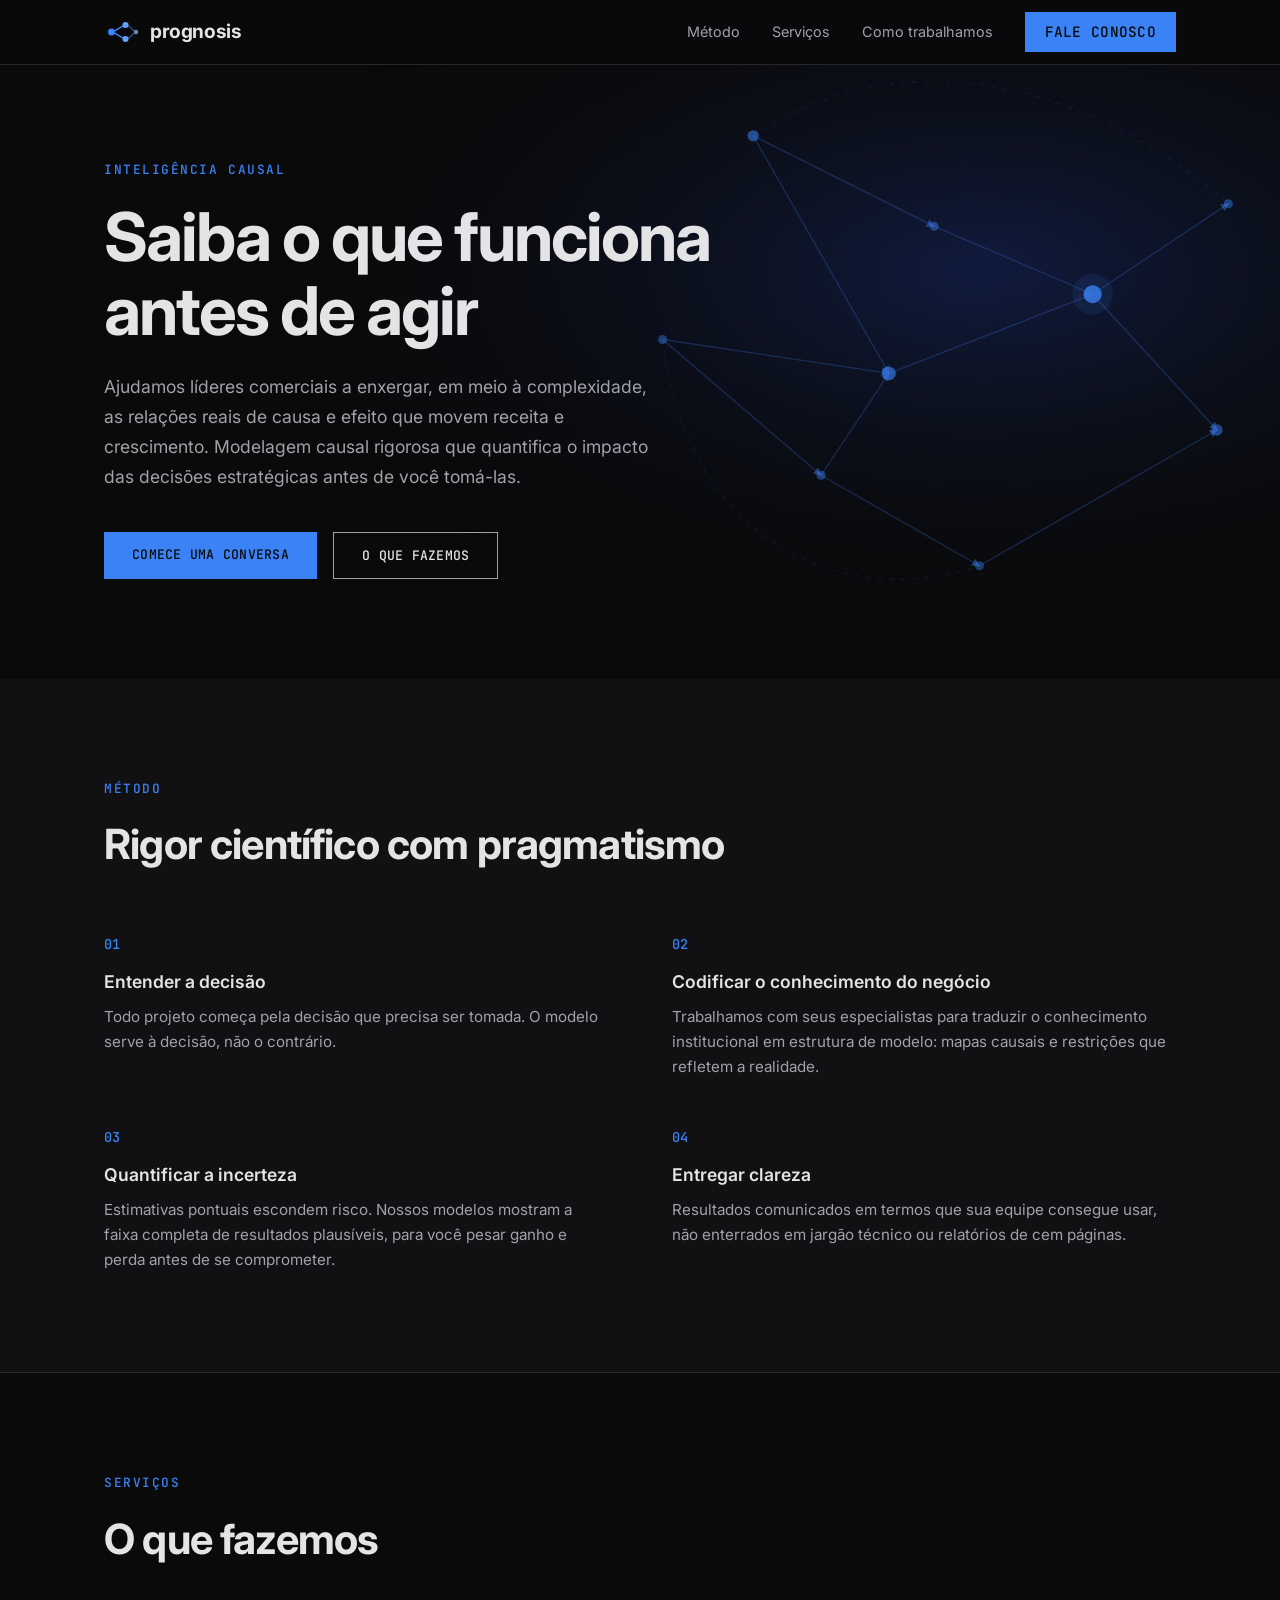
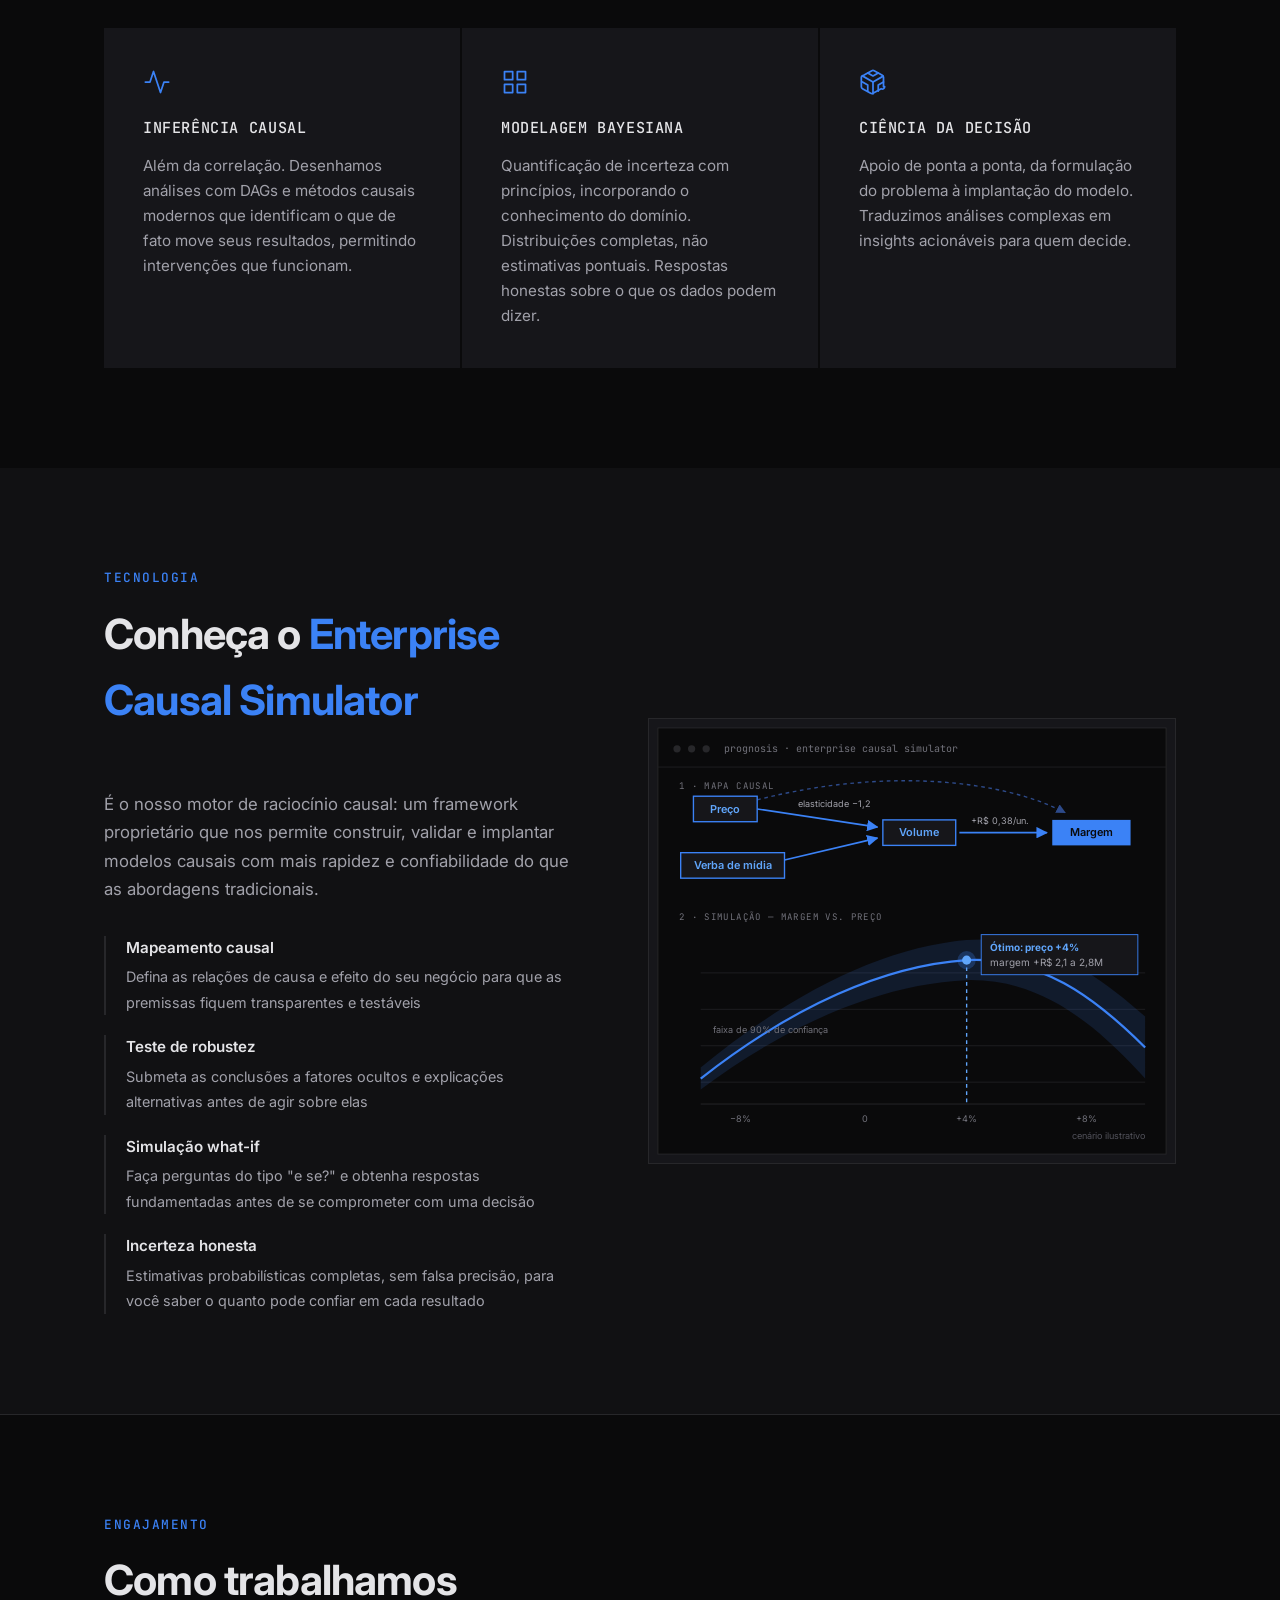
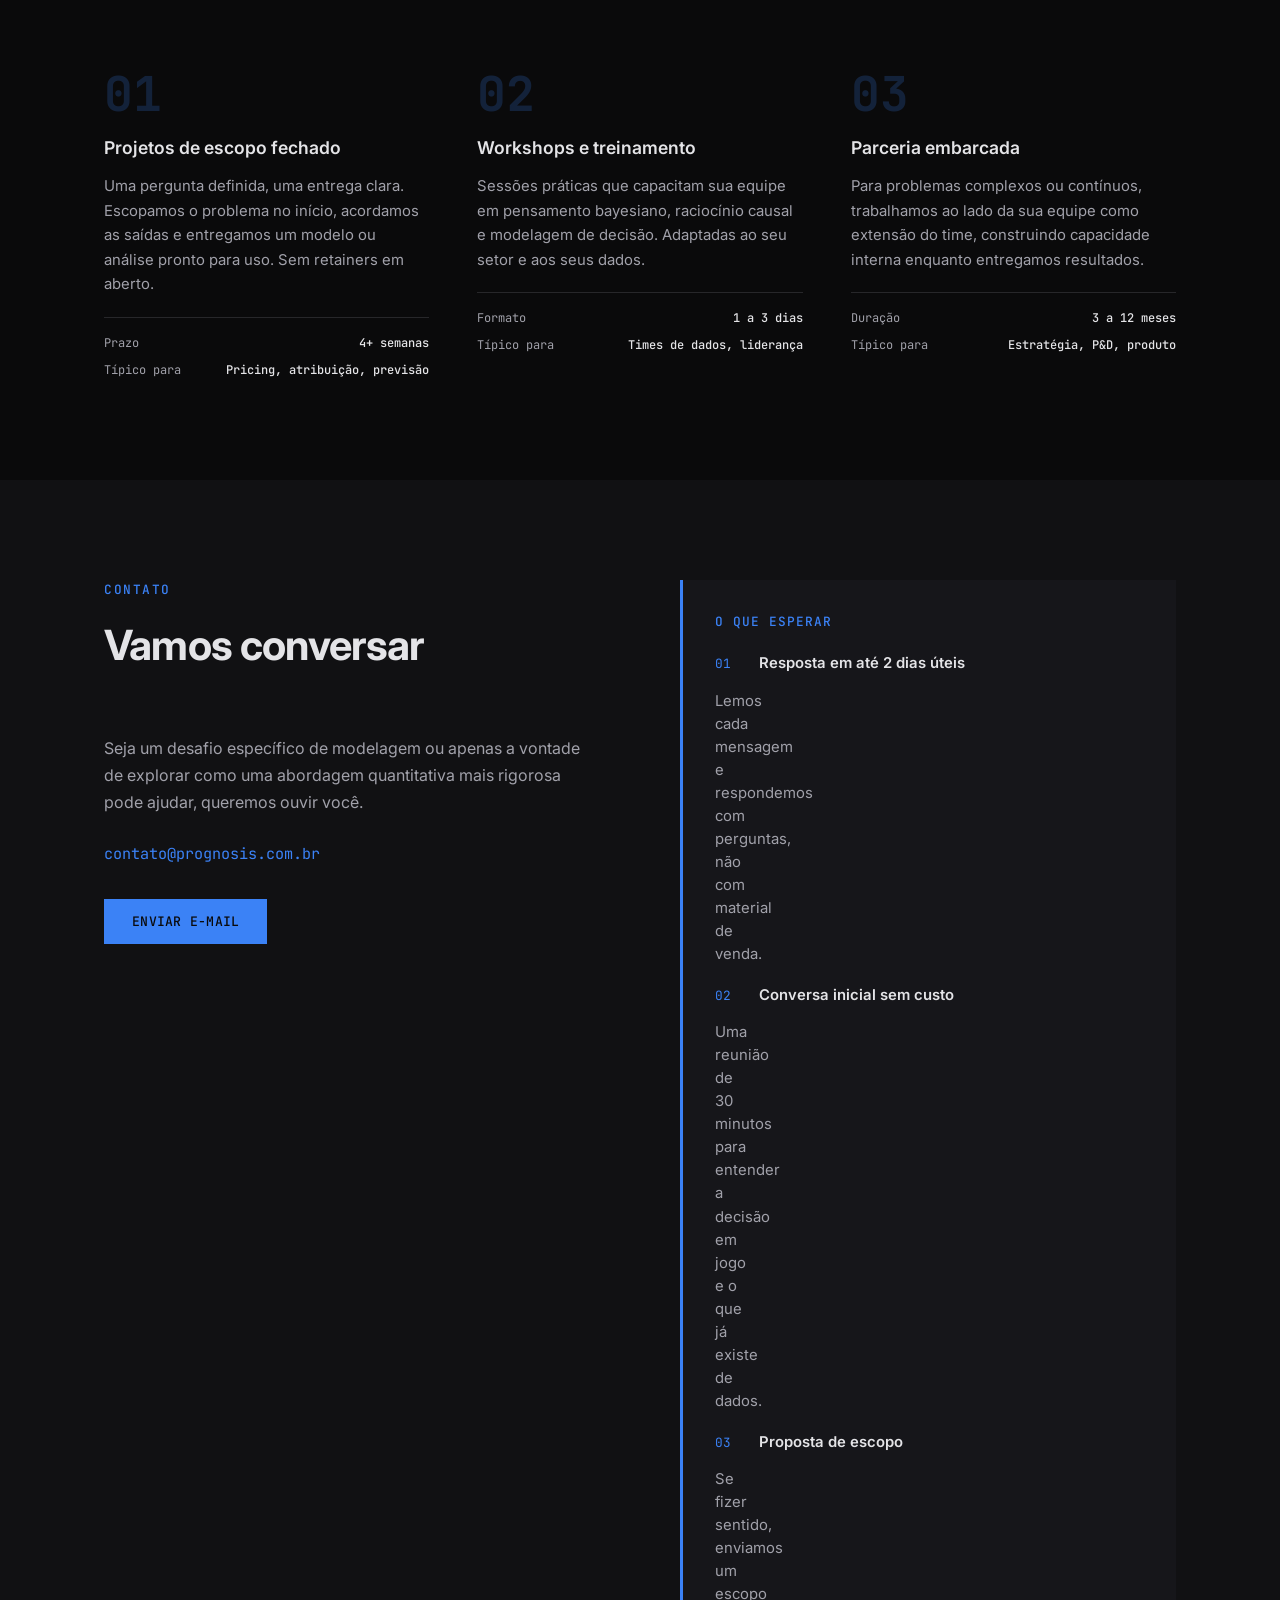
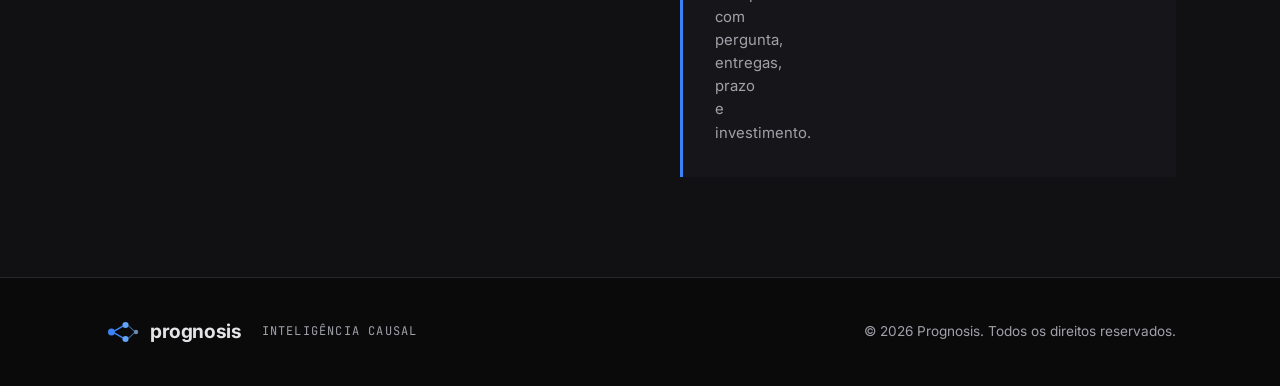
<file: index_novo.html>
<!DOCTYPE html>
<html lang="pt-BR">
<head>
  <meta charset="UTF-8">
  <meta name="viewport" content="width=device-width, initial-scale=1.0">
  <title>Prognosis | Inteligência Causal</title>
  <meta name="description" content="Inteligência causal para líderes comerciais. Modelagem causal rigorosa que quantifica o impacto das decisões estratégicas antes de você tomá-las.">
  <meta name="robots" content="noindex, nofollow">
  <link rel="canonical" href="https://prognosis.com.br/index_novo.html">
  <meta property="og:type" content="website">
  <meta property="og:url" content="https://prognosis.com.br/index_novo.html">
  <meta property="og:site_name" content="Prognosis">
  <meta property="og:locale" content="pt_BR">
  <meta property="og:title" content="Prognosis | Inteligência Causal">
  <meta property="og:description" content="Saiba o que funciona antes de agir. Modelagem causal rigorosa que quantifica o impacto das decisões estratégicas antes de você tomá-las.">
  <meta property="og:image" content="https://prognosis.com.br/assets/og-image.png">
  <meta property="og:image:width" content="1200">
  <meta property="og:image:height" content="630">
  <meta name="twitter:card" content="summary_large_image">
  <meta name="twitter:title" content="Prognosis | Inteligência Causal">
  <meta name="twitter:description" content="Saiba o que funciona antes de agir. Modelagem causal rigorosa para decisões estratégicas.">
  <meta name="twitter:image" content="https://prognosis.com.br/assets/og-image.png">
  <link rel="preconnect" href="https://fonts.googleapis.com">
  <link rel="preconnect" href="https://fonts.gstatic.com" crossorigin>
  <link href="https://fonts.googleapis.com/css2?family=Inter:wght@300;400;500;600;700&family=JetBrains+Mono:wght@400;500;700&display=swap" rel="stylesheet">
  <link rel="stylesheet" href="styles-novo.css">
  <link rel="icon" type="image/svg+xml" href="data:image/svg+xml,<svg xmlns='http://www.w3.org/2000/svg' viewBox='0 0 32 32'><circle cx='16' cy='16' r='14' fill='%231E40AF'/><circle cx='10' cy='16' r='3' fill='white'/><circle cx='22' cy='10' r='3' fill='white'/><circle cx='22' cy='22' r='3' fill='white'/><line x1='13' y1='15' x2='19' y2='11' stroke='white' stroke-width='1.5'/><line x1='13' y1='17' x2='19' y2='21' stroke='white' stroke-width='1.5'/></svg>">
</head>
<body>

  <!-- Nav -->
  <nav class="nav">
    <div class="container nav-inner">
      <a href="#topo" class="logo" aria-label="Prognosis — início">
        <svg class="logo-icon" viewBox="0 0 40 32" fill="none" xmlns="http://www.w3.org/2000/svg" aria-hidden="true">
          <circle cx="8" cy="16" r="4" fill="#3B82F6"/>
          <circle cx="24" cy="8" r="3.5" fill="#60A5FA"/>
          <circle cx="24" cy="24" r="3.5" fill="#60A5FA"/>
          <circle cx="36" cy="16" r="2.5" fill="#93C5FD" opacity="0.7"/>
          <line x1="12" y1="14.5" x2="20.5" y2="9.5" stroke="#3B82F6" stroke-width="1.8" stroke-linecap="round"/>
          <line x1="12" y1="17.5" x2="20.5" y2="22.5" stroke="#3B82F6" stroke-width="1.8" stroke-linecap="round"/>
          <line x1="27.5" y1="9" x2="33.5" y2="14.5" stroke="#60A5FA" stroke-width="1.2" stroke-linecap="round" opacity="0.6"/>
          <line x1="27.5" y1="23" x2="33.5" y2="17.5" stroke="#60A5FA" stroke-width="1.2" stroke-linecap="round" opacity="0.6"/>
        </svg>
        <span class="logo-text">prognosis</span>
      </a>
      <ul class="nav-links" id="nav-links">
        <li><a href="#metodo">Método</a></li>
        <li><a href="#servicos">Serviços</a></li>
        <li><a href="#como-trabalhamos">Como trabalhamos</a></li>
        <li><a href="#contato" class="btn btn-sm">Fale conosco</a></li>
      </ul>
      <button class="mobile-toggle" id="mobile-toggle" aria-label="Abrir menu" aria-expanded="false" aria-controls="nav-links">
        <span></span><span></span><span></span>
      </button>
    </div>
  </nav>

  <!-- Hero -->
  <header class="hero" id="topo">
    <svg class="hero-bg" viewBox="0 0 1200 600" preserveAspectRatio="xMidYMid slice" xmlns="http://www.w3.org/2000/svg" aria-hidden="true">
      <defs>
        <radialGradient id="glow" cx="75%" cy="40%" r="55%">
          <stop offset="0%" stop-color="#1E40AF" stop-opacity="0.35"/>
          <stop offset="100%" stop-color="#0A0A0B" stop-opacity="0"/>
        </radialGradient>
        <marker id="hero-arrow" viewBox="0 0 10 10" refX="9" refY="5" markerWidth="6" markerHeight="6" orient="auto-start-reverse">
          <path d="M0,0 L10,5 L0,10 z" fill="#3B82F6" opacity="0.5"/>
        </marker>
      </defs>
      <rect width="1200" height="600" fill="url(#glow)"/>
      <g stroke="#3B82F6" stroke-opacity="0.28" stroke-width="1.2" fill="none" marker-end="url(#hero-arrow)">
        <line x1="700" y1="120" x2="860" y2="200"/>
        <line x1="700" y1="120" x2="820" y2="330"/>
        <line x1="760" y1="420" x2="820" y2="330"/>
        <line x1="860" y1="200" x2="1000" y2="260"/>
        <line x1="820" y1="330" x2="1000" y2="260"/>
        <line x1="1000" y1="260" x2="1120" y2="180"/>
        <line x1="1000" y1="260" x2="1110" y2="380"/>
        <line x1="620" y1="300" x2="760" y2="420"/>
        <line x1="620" y1="300" x2="820" y2="330"/>
        <line x1="900" y1="500" x2="1110" y2="380"/>
        <line x1="760" y1="420" x2="900" y2="500"/>
      </g>
      <g stroke="#3B82F6" stroke-opacity="0.12" stroke-width="1" stroke-dasharray="4 6" fill="none">
        <path d="M700,120 C820,40 980,60 1120,180"/>
        <path d="M620,300 C640,480 780,540 900,500"/>
      </g>
      <g fill="#3B82F6">
        <circle cx="700" cy="120" r="5" fill-opacity="0.6"/>
        <circle cx="860" cy="200" r="4" fill-opacity="0.5"/>
        <circle cx="820" cy="330" r="6" fill-opacity="0.7"/>
        <circle cx="760" cy="420" r="4" fill-opacity="0.5"/>
        <circle cx="620" cy="300" r="4" fill-opacity="0.45"/>
        <circle cx="1000" cy="260" r="8" fill-opacity="0.9"/>
        <circle cx="1000" cy="260" r="18" fill-opacity="0.12"/>
        <circle cx="1120" cy="180" r="4" fill-opacity="0.5"/>
        <circle cx="1110" cy="380" r="5" fill-opacity="0.55"/>
        <circle cx="900" cy="500" r="4" fill-opacity="0.45"/>
      </g>
    </svg>
    <div class="container">
      <p class="hero-label">Inteligência Causal</p>
      <h1 class="hero-title">Saiba o que funciona<br>antes de agir</h1>
      <p class="hero-sub">
        Ajudamos líderes comerciais a enxergar, em meio à complexidade, as
        relações reais de causa e efeito que movem receita e crescimento.
        Modelagem causal rigorosa que quantifica o impacto das decisões
        estratégicas antes de você tomá-las.
      </p>
      <div class="hero-actions">
        <a href="#contato" class="btn">Comece uma conversa</a>
        <a href="#servicos" class="btn btn-ghost">O que fazemos</a>
      </div>
    </div>
  </header>

  <!-- Método -->
  <section id="metodo" class="section section-alt">
    <div class="container">
      <p class="section-label">Método</p>
      <h2 class="section-title">Rigor científico com pragmatismo</h2>
      <div class="approach-grid">
        <div class="approach-item">
          <span class="approach-num">01</span>
          <h3>Entender a decisão</h3>
          <p>
            Todo projeto começa pela decisão que precisa ser tomada.
            O modelo serve à decisão, não o contrário.
          </p>
        </div>
        <div class="approach-item">
          <span class="approach-num">02</span>
          <h3>Codificar o conhecimento do negócio</h3>
          <p>
            Trabalhamos com seus especialistas para traduzir o conhecimento
            institucional em estrutura de modelo: mapas causais e restrições
            que refletem a realidade.
          </p>
        </div>
        <div class="approach-item">
          <span class="approach-num">03</span>
          <h3>Quantificar a incerteza</h3>
          <p>
            Estimativas pontuais escondem risco. Nossos modelos mostram a
            faixa completa de resultados plausíveis, para você pesar ganho
            e perda antes de se comprometer.
          </p>
        </div>
        <div class="approach-item">
          <span class="approach-num">04</span>
          <h3>Entregar clareza</h3>
          <p>
            Resultados comunicados em termos que sua equipe consegue usar,
            não enterrados em jargão técnico ou relatórios de cem páginas.
          </p>
        </div>
      </div>
    </div>
  </section>

  <!-- Serviços -->
  <section id="servicos" class="section section-border-top">
    <div class="container">
      <p class="section-label">Serviços</p>
      <h2 class="section-title">O que fazemos</h2>
      <div class="card-grid-3">
        <div class="card">
          <div class="card-icon">
            <svg width="28" height="28" viewBox="0 0 24 24" fill="none" stroke="currentColor" stroke-width="1.5" stroke-linecap="round" stroke-linejoin="round" aria-hidden="true"><path d="M22 12h-4l-3 9L9 3l-3 9H2"></path></svg>
          </div>
          <h3>Inferência Causal</h3>
          <p>
            Além da correlação. Desenhamos análises com DAGs e métodos causais
            modernos que identificam o que de fato move seus resultados,
            permitindo intervenções que funcionam.
          </p>
        </div>
        <div class="card">
          <div class="card-icon">
            <svg width="28" height="28" viewBox="0 0 24 24" fill="none" stroke="currentColor" stroke-width="1.5" stroke-linecap="round" stroke-linejoin="round" aria-hidden="true"><rect x="3" y="3" width="7" height="7"></rect><rect x="14" y="3" width="7" height="7"></rect><rect x="3" y="14" width="7" height="7"></rect><rect x="14" y="14" width="7" height="7"></rect></svg>
          </div>
          <h3>Modelagem Bayesiana</h3>
          <p>
            Quantificação de incerteza com princípios, incorporando o
            conhecimento do domínio. Distribuições completas, não estimativas
            pontuais. Respostas honestas sobre o que os dados podem dizer.
          </p>
        </div>
        <div class="card">
          <div class="card-icon">
            <svg width="28" height="28" viewBox="0 0 24 24" fill="none" stroke="currentColor" stroke-width="1.5" stroke-linecap="round" stroke-linejoin="round" aria-hidden="true"><path d="M21 16V8a2 2 0 00-1-1.73l-7-4a2 2 0 00-2 0l-7 4A2 2 0 002 8v8a2 2 0 001 1.73l7 4a2 2 0 002 0l7-4A2 2 0 0022 16z"></path><polyline points="7.5 4.21 12 6.81 16.5 4.21"></polyline><polyline points="7.5 19.79 7.5 14.6 3 12"></polyline><polyline points="21 12 16.5 14.6 16.5 19.79"></polyline><polyline points="3.27 6.96 12 12.01 20.73 6.96"></polyline><line x1="12" y1="22.08" x2="12" y2="12"></line></svg>
          </div>
          <h3>Ciência da Decisão</h3>
          <p>
            Apoio de ponta a ponta, da formulação do problema à implantação
            do modelo. Traduzimos análises complexas em insights acionáveis
            para quem decide.
          </p>
        </div>
      </div>
    </div>
  </section>

  <!-- Tecnologia -->
  <section id="simulador" class="section section-alt">
    <div class="container">
      <div class="simulator-layout">
        <div class="simulator-text">
          <p class="section-label">Tecnologia</p>
          <h2 class="section-title">Conheça o <span class="simulator-name">Enterprise Causal Simulator</span></h2>
          <p class="simulator-desc">
            É o nosso motor de raciocínio causal: um framework proprietário
            que nos permite construir, validar e implantar modelos causais com
            mais rapidez e confiabilidade do que as abordagens tradicionais.
          </p>
          <ul class="simulator-features">
            <li>
              <strong>Mapeamento causal</strong>
              <span>Defina as relações de causa e efeito do seu negócio para que as premissas fiquem transparentes e testáveis</span>
            </li>
            <li>
              <strong>Teste de robustez</strong>
              <span>Submeta as conclusões a fatores ocultos e explicações alternativas antes de agir sobre elas</span>
            </li>
            <li>
              <strong>Simulação what-if</strong>
              <span>Faça perguntas do tipo "e se?" e obtenha respostas fundamentadas antes de se comprometer com uma decisão</span>
            </li>
            <li>
              <strong>Incerteza honesta</strong>
              <span>Estimativas probabilísticas completas, sem falsa precisão, para você saber o quanto pode confiar em cada resultado</span>
            </li>
          </ul>
        </div>
        <div class="simulator-visual">
          <svg viewBox="0 0 560 470" role="img" font-family="Inter, sans-serif" xmlns="http://www.w3.org/2000/svg">
            <title>Do mapa causal à decisão ótima: modelo causal de preço, verba e volume sobre margem, e curva de simulação com faixa de confiança e ponto ótimo</title>
            <defs>
              <marker id="arrow" viewBox="0 0 10 10" refX="9" refY="5" markerWidth="7" markerHeight="7" orient="auto-start-reverse">
                <path d="M0,0 L10,5 L0,10 z" fill="#3B82F6"/>
              </marker>
              <marker id="arrow-light" viewBox="0 0 10 10" refX="9" refY="5" markerWidth="7" markerHeight="7" orient="auto-start-reverse">
                <path d="M0,0 L10,5 L0,10 z" fill="#2D4A8A"/>
              </marker>
            </defs>

            <!-- moldura de painel -->
            <rect x="1" y="1" width="558" height="468" fill="#0A0A0B" stroke="#27272A"/>
            <circle cx="22" cy="24" r="4" fill="#27272A"/>
            <circle cx="38" cy="24" r="4" fill="#27272A"/>
            <circle cx="54" cy="24" r="4" fill="#27272A"/>
            <text x="74" y="28" font-size="11" fill="#71717A" font-family="JetBrains Mono, monospace">prognosis · enterprise causal simulator</text>
            <line x1="1" y1="44" x2="559" y2="44" stroke="#1F1F23"/>

            <!-- 1 · mapa causal -->
            <text x="24" y="68" font-size="10" letter-spacing="1.5" fill="#71717A" font-family="JetBrains Mono, monospace">1 · MAPA CAUSAL</text>

            <path d="M110,80 C250,44 380,58 448,94" stroke="#2D4A8A" stroke-width="1.5" stroke-dasharray="4 4" fill="none" marker-end="url(#arrow-light)"/>

            <line x1="110" y1="90" x2="242" y2="110" stroke="#3B82F6" stroke-width="1.8" marker-end="url(#arrow)"/>
            <line x1="140" y1="146" x2="242" y2="122" stroke="#3B82F6" stroke-width="1.8" marker-end="url(#arrow)"/>
            <line x1="332" y1="116" x2="428" y2="116" stroke="#3B82F6" stroke-width="1.8" marker-end="url(#arrow)"/>

            <text x="155" y="88" font-size="10" fill="#A1A1AA">elasticidade −1,2</text>
            <text x="345" y="106" font-size="10" fill="#A1A1AA">+R$ 0,38/un.</text>

            <rect x="40" y="76" width="70" height="28" fill="#16161A" stroke="#3B82F6" stroke-width="1.5"/>
            <text x="75" y="94" font-size="12" font-weight="600" fill="#60A5FA" text-anchor="middle">Preço</text>

            <rect x="26" y="138" width="114" height="28" fill="#16161A" stroke="#3B82F6" stroke-width="1.5"/>
            <text x="83" y="156" font-size="12" font-weight="600" fill="#60A5FA" text-anchor="middle">Verba de mídia</text>

            <rect x="248" y="102" width="80" height="28" fill="#16161A" stroke="#3B82F6" stroke-width="1.5"/>
            <text x="288" y="120" font-size="12" font-weight="600" fill="#60A5FA" text-anchor="middle">Volume</text>

            <rect x="434" y="102" width="86" height="28" fill="#3B82F6"/>
            <text x="477" y="120" font-size="12" font-weight="600" fill="#0A0A0B" text-anchor="middle">Margem</text>

            <!-- 2 · simulação e ótimo -->
            <text x="24" y="212" font-size="10" letter-spacing="1.5" fill="#71717A" font-family="JetBrains Mono, monospace">2 · SIMULAÇÃO — MARGEM VS. PREÇO</text>

            <line x1="48" y1="270" x2="536" y2="270" stroke="#1F1F23"/>
            <line x1="48" y1="310" x2="536" y2="310" stroke="#1F1F23"/>
            <line x1="48" y1="350" x2="536" y2="350" stroke="#1F1F23"/>
            <line x1="48" y1="390" x2="536" y2="390" stroke="#1F1F23"/>

            <path d="M48,374 C150,290 250,242 340,234 C420,228 480,268 536,318 L536,386 C480,324 420,276 340,278 C250,282 150,322 48,398 Z" fill="#3B82F6" opacity="0.14"/>
            <path d="M48,386 C150,306 250,262 340,256 C420,252 480,296 536,352" stroke="#3B82F6" stroke-width="2.5" fill="none"/>

            <line x1="340" y1="256" x2="340" y2="414" stroke="#60A5FA" stroke-width="1.5" stroke-dasharray="4 4"/>
            <circle cx="340" cy="256" r="10" fill="#3B82F6" opacity="0.25"/>
            <circle cx="340" cy="256" r="5" fill="#60A5FA"/>

            <rect x="356" y="228" width="172" height="44" fill="#16161A" stroke="#3B82F6" stroke-width="1"/>
            <text x="366" y="246" font-size="11" font-weight="700" fill="#60A5FA">Ótimo: preço +4%</text>
            <text x="366" y="262" font-size="11" fill="#A1A1AA">margem +R$ 2,1 a 2,8M</text>

            <text x="62" y="336" font-size="10" fill="#71717A">faixa de 90% de confiança</text>

            <line x1="48" y1="414" x2="536" y2="414" stroke="#27272A"/>
            <text x="92" y="434" font-size="10" fill="#71717A" text-anchor="middle">−8%</text>
            <text x="228" y="434" font-size="10" fill="#71717A" text-anchor="middle">0</text>
            <text x="340" y="434" font-size="10" fill="#71717A" text-anchor="middle">+4%</text>
            <text x="472" y="434" font-size="10" fill="#71717A" text-anchor="middle">+8%</text>
            <text x="536" y="452" font-size="10" fill="#52525B" text-anchor="end">cenário ilustrativo</text>
          </svg>
        </div>
      </div>
    </div>
  </section>

  <!-- Como trabalhamos -->
  <section id="como-trabalhamos" class="section section-border-top">
    <div class="container">
      <p class="section-label">Engajamento</p>
      <h2 class="section-title">Como trabalhamos</h2>
      <div class="engage-grid">
        <div class="engage-item">
          <span class="engage-num">01</span>
          <h3>Projetos de escopo fechado</h3>
          <p>
            Uma pergunta definida, uma entrega clara. Escopamos o problema no
            início, acordamos as saídas e entregamos um modelo ou análise
            pronto para uso. Sem retainers em aberto.
          </p>
          <div class="engage-detail">
            <span>Prazo <strong>4+ semanas</strong></span>
            <span>Típico para <strong>Pricing, atribuição, previsão</strong></span>
          </div>
        </div>
        <div class="engage-item">
          <span class="engage-num">02</span>
          <h3>Workshops e treinamento</h3>
          <p>
            Sessões práticas que capacitam sua equipe em pensamento bayesiano,
            raciocínio causal e modelagem de decisão. Adaptadas ao seu setor
            e aos seus dados.
          </p>
          <div class="engage-detail">
            <span>Formato <strong>1 a 3 dias</strong></span>
            <span>Típico para <strong>Times de dados, liderança</strong></span>
          </div>
        </div>
        <div class="engage-item">
          <span class="engage-num">03</span>
          <h3>Parceria embarcada</h3>
          <p>
            Para problemas complexos ou contínuos, trabalhamos ao lado da sua
            equipe como extensão do time, construindo capacidade interna
            enquanto entregamos resultados.
          </p>
          <div class="engage-detail">
            <span>Duração <strong>3 a 12 meses</strong></span>
            <span>Típico para <strong>Estratégia, P&amp;D, produto</strong></span>
          </div>
        </div>
      </div>
    </div>
  </section>

  <!-- Contato -->
  <section id="contato" class="section section-alt">
    <div class="container contact-container">
      <div class="contact-text">
        <p class="section-label">Contato</p>
        <h2 class="section-title">Vamos conversar</h2>
        <p class="contact-desc">
          Seja um desafio específico de modelagem ou apenas a vontade de
          explorar como uma abordagem quantitativa mais rigorosa pode ajudar,
          queremos ouvir você.
        </p>
        <a href="mailto:contato@prognosis.com.br" class="contact-email">contato@prognosis.com.br</a>
        <div>
          <a href="mailto:contato@prognosis.com.br?subject=Quero%20conversar%20com%20a%20Prognosis" class="btn">Enviar e-mail</a>
        </div>
      </div>
      <div class="contact-expect">
        <h3>O que esperar</h3>
        <ol>
          <li>
            <strong>Resposta em até 2 dias úteis</strong>
            Lemos cada mensagem e respondemos com perguntas, não com material de venda.
          </li>
          <li>
            <strong>Conversa inicial sem custo</strong>
            Uma reunião de 30 minutos para entender a decisão em jogo e o que já existe de dados.
          </li>
          <li>
            <strong>Proposta de escopo</strong>
            Se fizer sentido, enviamos um escopo com pergunta, entregas, prazo e investimento.
          </li>
        </ol>
      </div>
    </div>
  </section>

  <!-- Footer -->
  <footer class="footer">
    <div class="container footer-inner">
      <div class="footer-brand">
        <a href="#topo" class="logo" aria-label="Prognosis — início">
          <svg class="logo-icon" viewBox="0 0 40 32" fill="none" xmlns="http://www.w3.org/2000/svg" aria-hidden="true">
            <circle cx="8" cy="16" r="4" fill="#3B82F6"/>
            <circle cx="24" cy="8" r="3.5" fill="#60A5FA"/>
            <circle cx="24" cy="24" r="3.5" fill="#60A5FA"/>
            <circle cx="36" cy="16" r="2.5" fill="#93C5FD" opacity="0.7"/>
            <line x1="12" y1="14.5" x2="20.5" y2="9.5" stroke="#3B82F6" stroke-width="1.8" stroke-linecap="round"/>
            <line x1="12" y1="17.5" x2="20.5" y2="22.5" stroke="#3B82F6" stroke-width="1.8" stroke-linecap="round"/>
            <line x1="27.5" y1="9" x2="33.5" y2="14.5" stroke="#60A5FA" stroke-width="1.2" stroke-linecap="round" opacity="0.6"/>
            <line x1="27.5" y1="23" x2="33.5" y2="17.5" stroke="#60A5FA" stroke-width="1.2" stroke-linecap="round" opacity="0.6"/>
          </svg>
          <span class="logo-text">prognosis</span>
        </a>
        <span class="footer-tagline">Inteligência Causal</span>
      </div>
      <span class="footer-copy">&copy; 2026 Prognosis. Todos os direitos reservados.</span>
    </div>
  </footer>

  <script>
    (function () {
      // Menu mobile
      var toggle = document.getElementById('mobile-toggle');
      var links = document.getElementById('nav-links');
      if (toggle && links) {
        toggle.addEventListener('click', function () {
          var open = links.classList.toggle('open');
          toggle.setAttribute('aria-expanded', open ? 'true' : 'false');
        });
        links.querySelectorAll('a').forEach(function (a) {
          a.addEventListener('click', function () {
            links.classList.remove('open');
            toggle.setAttribute('aria-expanded', 'false');
          });
        });
      }

      // Fade-in ao rolar
      var targets = document.querySelectorAll(
        '.approach-item, .card, .simulator-text, .simulator-visual, .engage-item, .contact-text, .contact-expect'
      );
      if ('IntersectionObserver' in window) {
        var io = new IntersectionObserver(function (entries) {
          entries.forEach(function (e) {
            if (e.isIntersecting) {
              e.target.classList.add('visible');
              io.unobserve(e.target);
            }
          });
        }, { threshold: 0.15 });
        targets.forEach(function (t) {
          t.classList.add('fade-target');
          io.observe(t);
        });
      }
    })();
  </script>
</body>
</html>
</file>
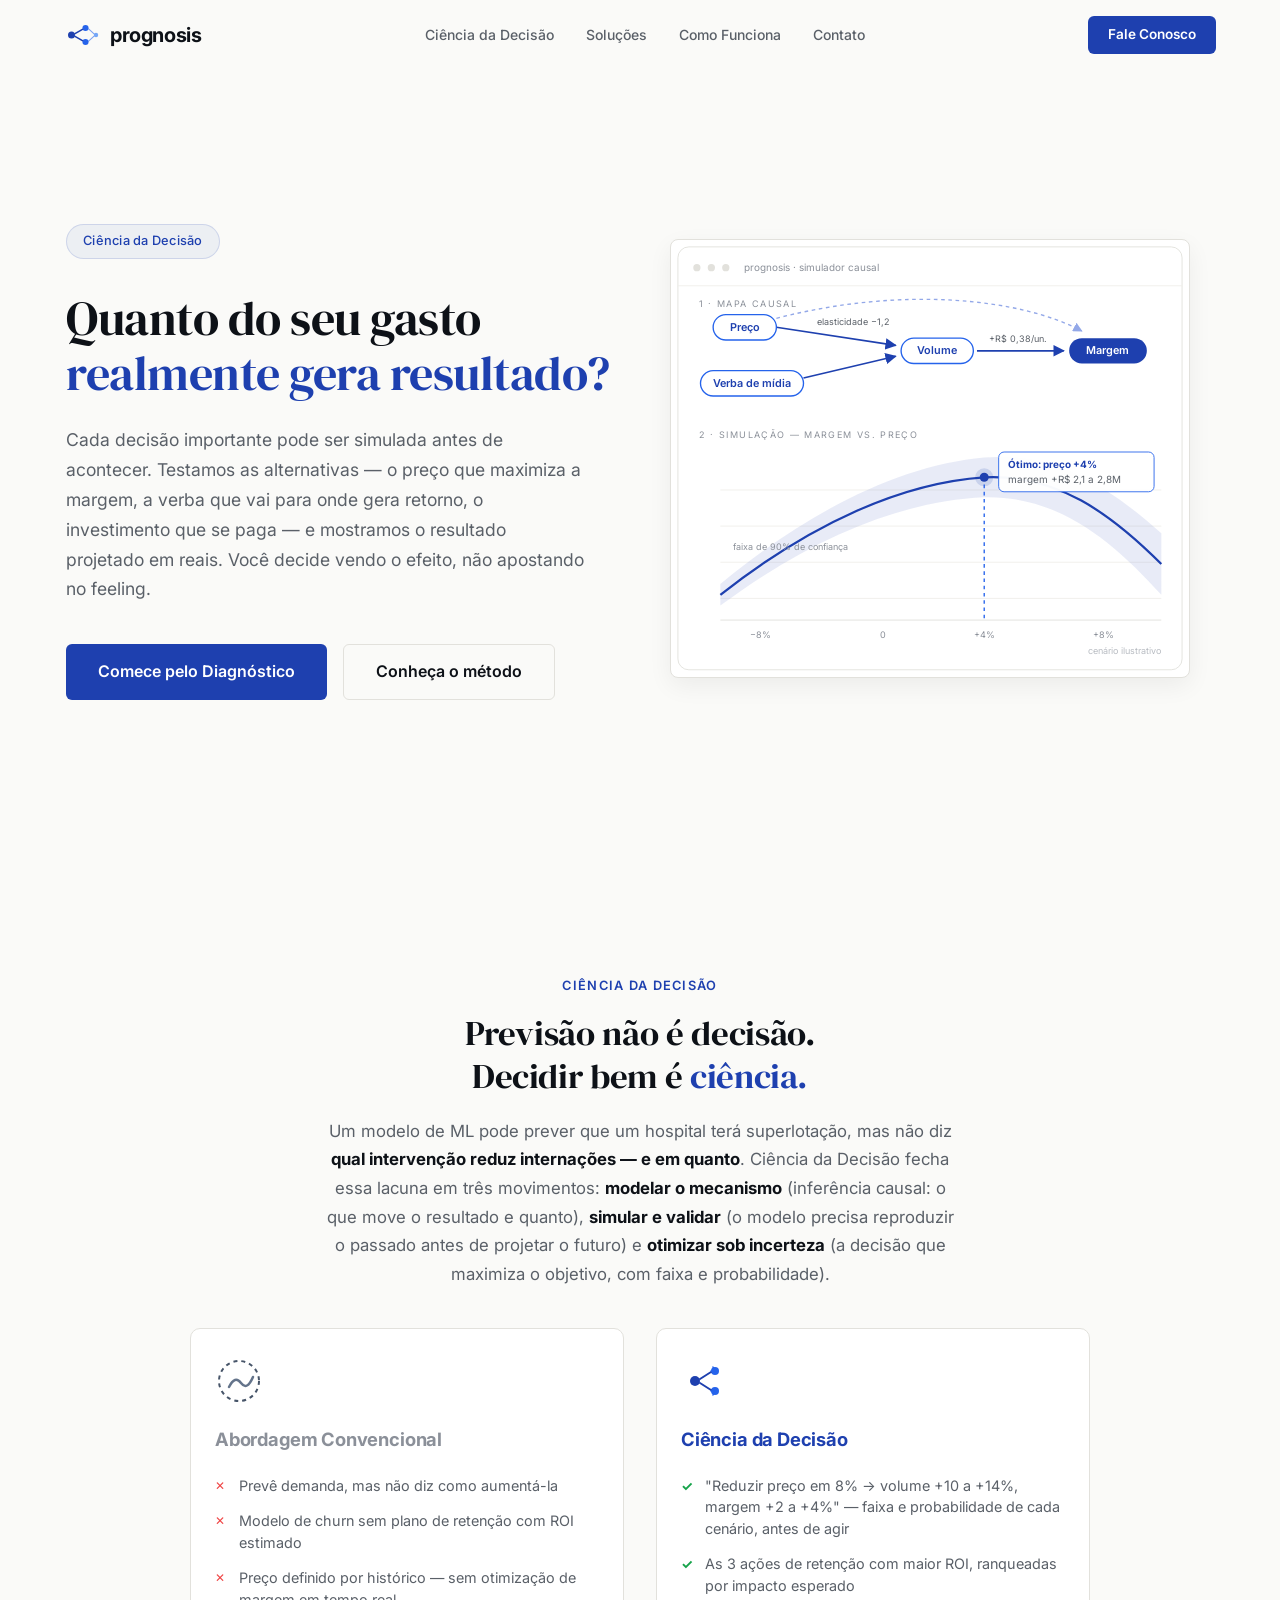
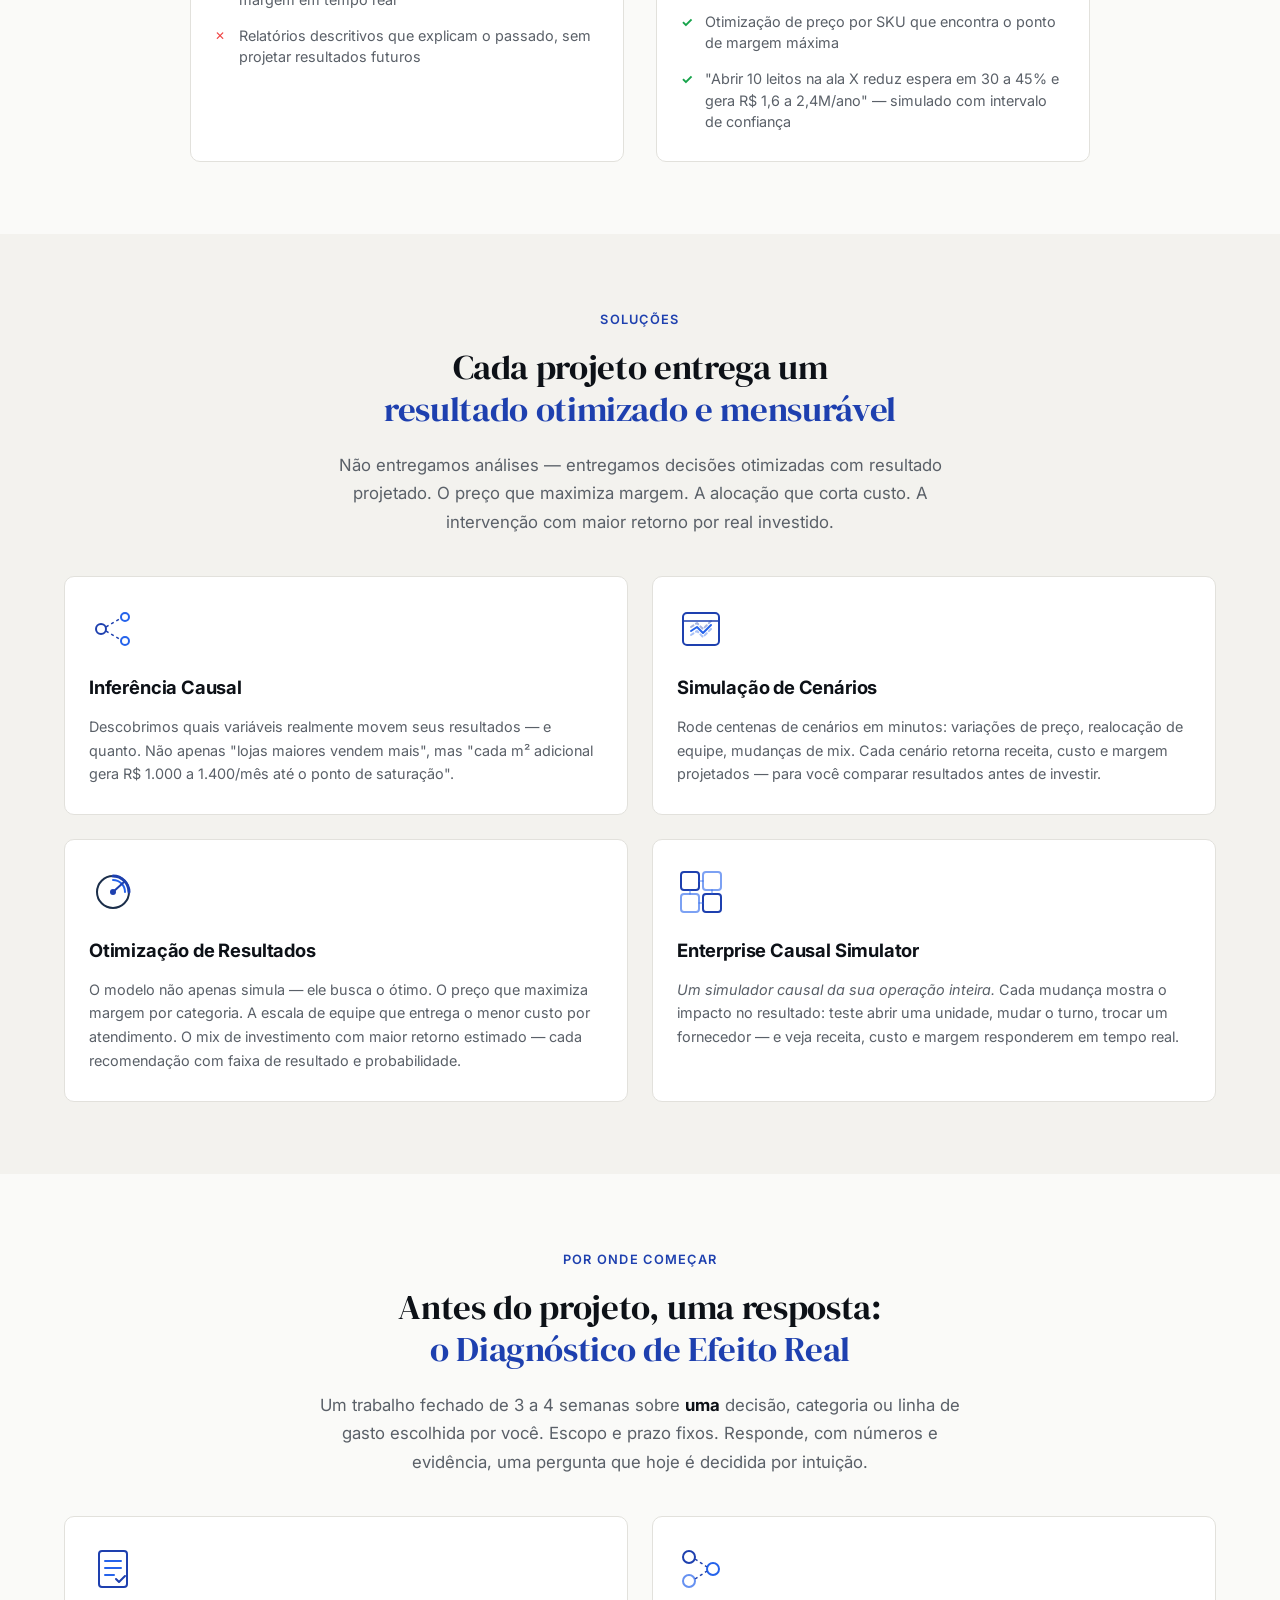
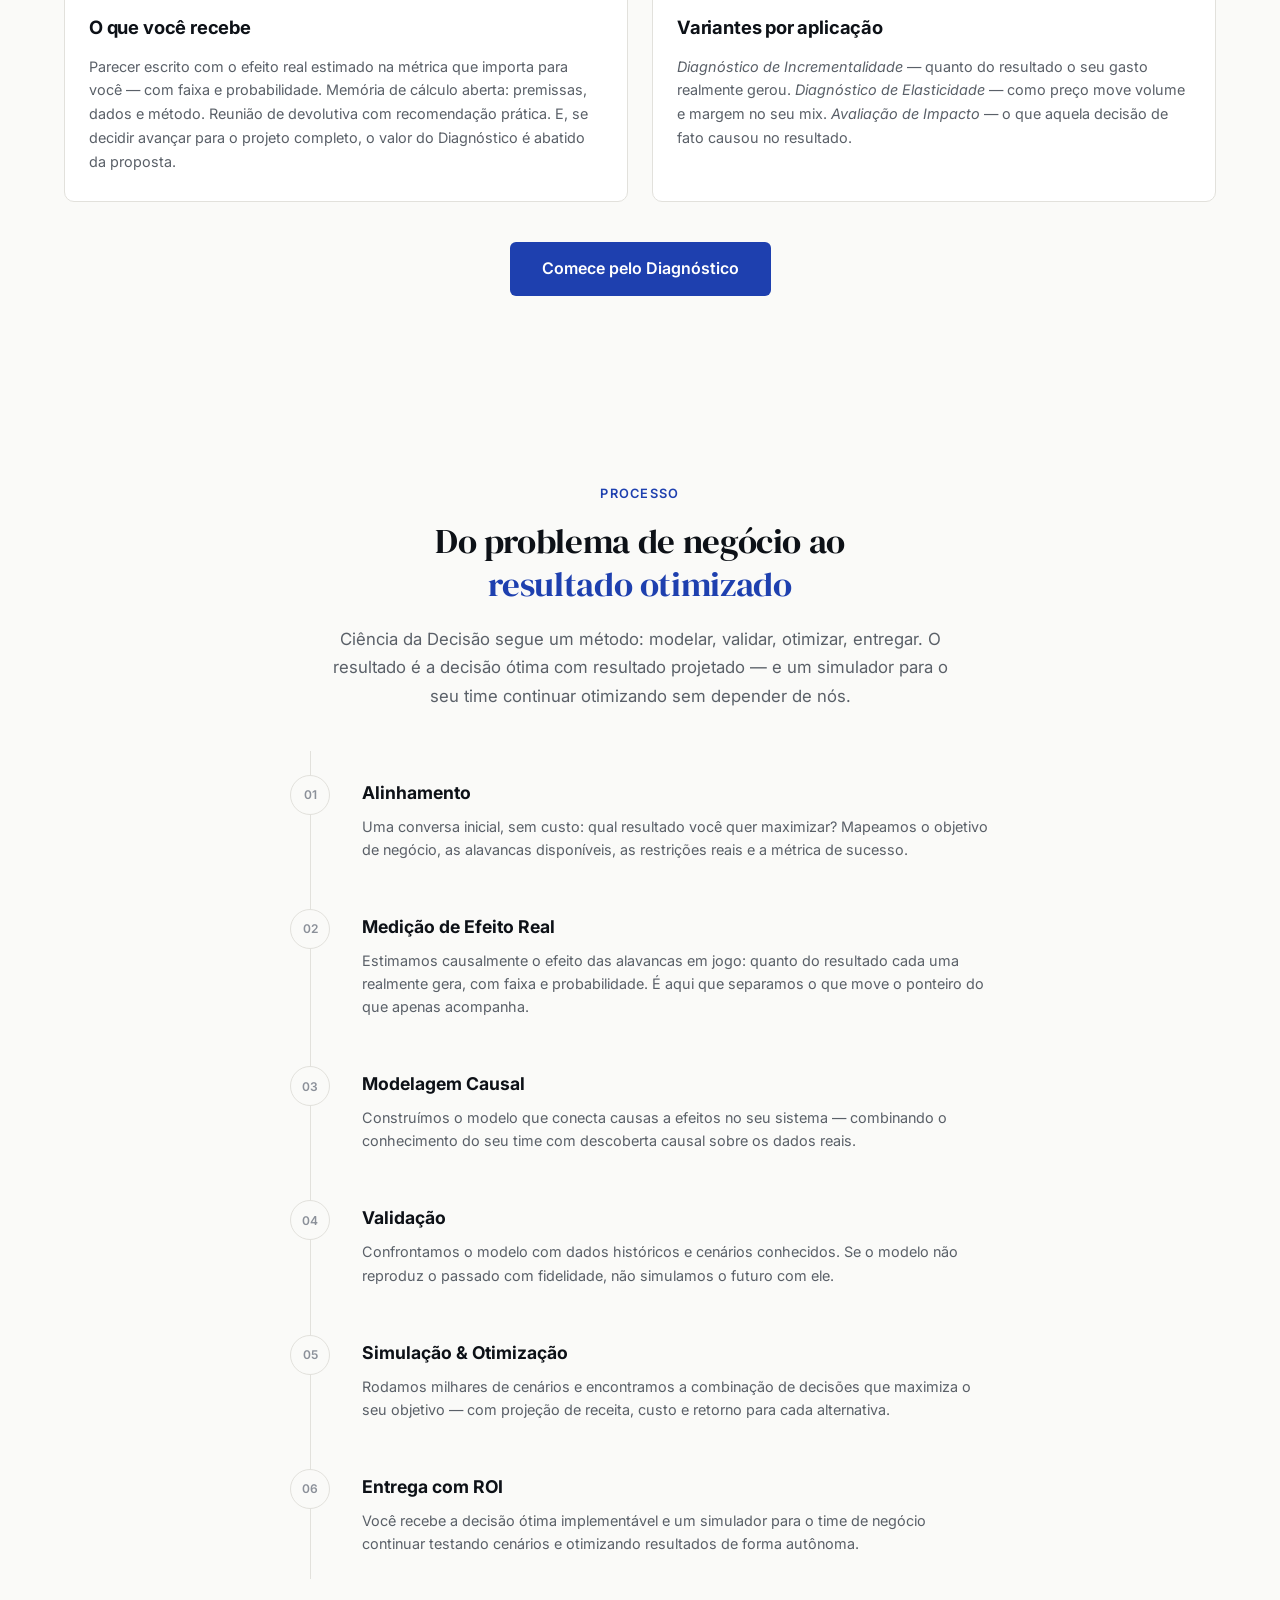
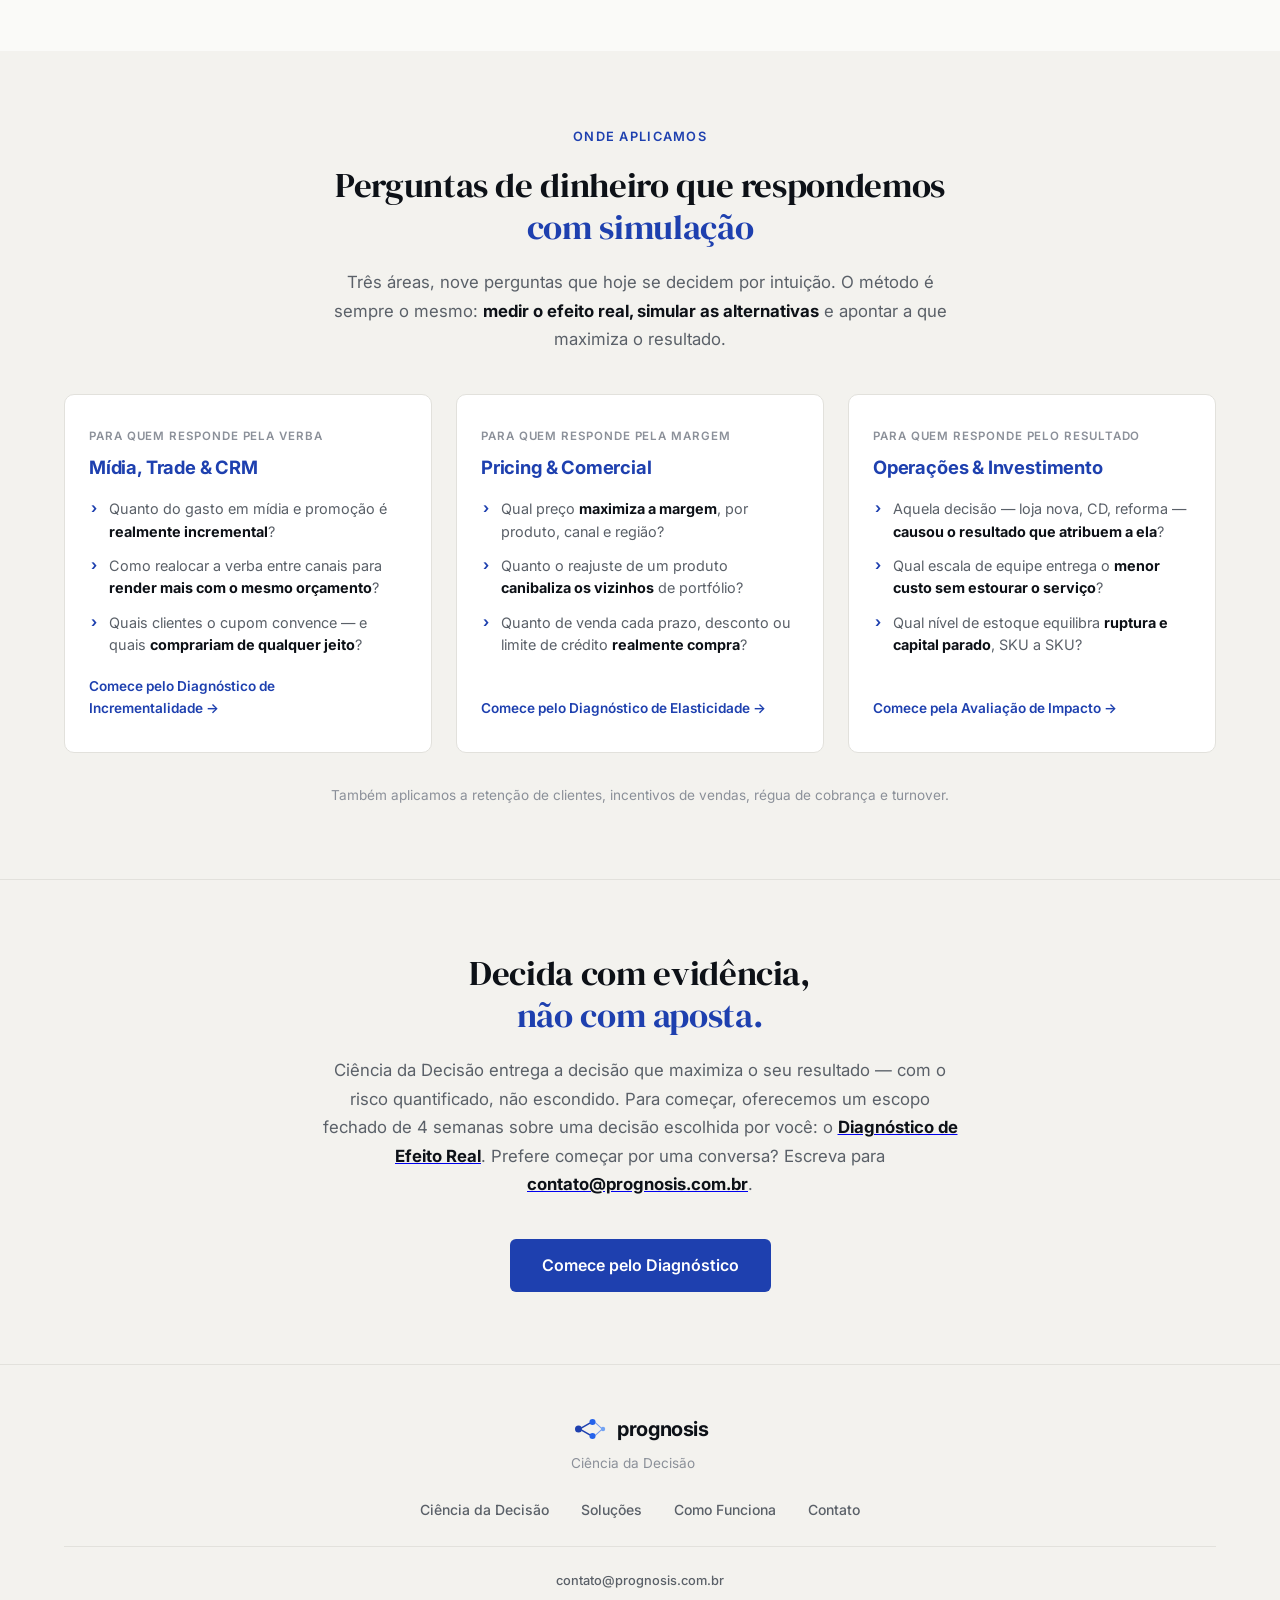
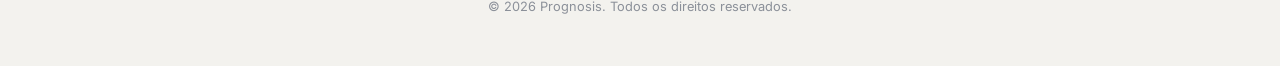
<file: index_tema_claro.html>
<!DOCTYPE html>
<html lang="pt-BR">
<head>
  <meta charset="UTF-8">
  <meta name="viewport" content="width=device-width, initial-scale=1.0">
  <title>Prognosis | Ciência da Decisão</title>
  <meta name="description" content="Quanto do seu gasto realmente gera resultado? Simulamos cada decisão antes de ela acontecer: modelagem causal, simulação e otimização para encontrar a alternativa que maximiza margem e retorno — ciência no lugar do feeling.">
  <meta name="robots" content="noindex, nofollow">
  <link rel="canonical" href="https://prognosis.com.br/index_tema_claro.html">
  <meta property="og:type" content="website">
  <meta property="og:url" content="https://prognosis.com.br/index_tema_claro.html">
  <meta property="og:site_name" content="Prognosis">
  <meta property="og:locale" content="pt_BR">
  <meta property="og:title" content="Prognosis | Ciência da Decisão">
  <meta property="og:description" content="Quanto do seu gasto realmente gera resultado? Simulamos cada decisão antes de ela acontecer — modelagem causal, simulação e otimização. Ciência no lugar do feeling.">
  <meta property="og:image" content="https://prognosis.com.br/assets/og-image.png">
  <meta property="og:image:width" content="1200">
  <meta property="og:image:height" content="630">
  <meta name="twitter:card" content="summary_large_image">
  <meta name="twitter:title" content="Prognosis | Ciência da Decisão">
  <meta name="twitter:description" content="Quanto do seu gasto realmente gera resultado? Simulamos cada decisão antes de ela acontecer — ciência no lugar do feeling.">
  <meta name="twitter:image" content="https://prognosis.com.br/assets/og-image.png">
  <link rel="preconnect" href="https://fonts.googleapis.com">
  <link rel="preconnect" href="https://fonts.gstatic.com" crossorigin>
  <link href="https://fonts.googleapis.com/css2?family=DM+Serif+Display&family=Inter:wght@300;400;500;600;700;800&display=swap" rel="stylesheet">
  <link rel="stylesheet" href="styles.css">
  <link rel="icon" type="image/svg+xml" href="data:image/svg+xml,<svg xmlns='http://www.w3.org/2000/svg' viewBox='0 0 32 32'><circle cx='16' cy='16' r='14' fill='%231E40AF'/><circle cx='10' cy='16' r='3' fill='white'/><circle cx='22' cy='10' r='3' fill='white'/><circle cx='22' cy='22' r='3' fill='white'/><line x1='13' y1='15' x2='19' y2='11' stroke='white' stroke-width='1.5'/><line x1='13' y1='17' x2='19' y2='21' stroke='white' stroke-width='1.5'/></svg>">
</head>
<body>

  <!-- Header -->
  <header class="header" id="header">
    <div class="container header-inner">
      <a href="#" class="logo" aria-label="Prognosis Home">
        <svg class="logo-icon" viewBox="0 0 40 32" fill="none" xmlns="http://www.w3.org/2000/svg">
          <circle cx="8" cy="16" r="4" fill="#1E40AF"/>
          <circle cx="24" cy="8" r="3.5" fill="#2563EB"/>
          <circle cx="24" cy="24" r="3.5" fill="#2563EB"/>
          <circle cx="36" cy="16" r="2.5" fill="#3B82F6" opacity="0.7"/>
          <line x1="12" y1="14.5" x2="20.5" y2="9.5" stroke="#1E40AF" stroke-width="1.8" stroke-linecap="round"/>
          <line x1="12" y1="17.5" x2="20.5" y2="22.5" stroke="#1E40AF" stroke-width="1.8" stroke-linecap="round"/>
          <line x1="27.5" y1="9" x2="33.5" y2="14.5" stroke="#2563EB" stroke-width="1.2" stroke-linecap="round" opacity="0.6"/>
          <line x1="27.5" y1="23" x2="33.5" y2="17.5" stroke="#2563EB" stroke-width="1.2" stroke-linecap="round" opacity="0.6"/>
        </svg>
        <span class="logo-text">prognosis</span>
      </a>
      <nav class="nav" id="nav">
        <a href="#ciencia" class="nav-link">Ciência da Decisão</a>
        <a href="#solucoes" class="nav-link">Soluções</a>
        <a href="#processo" class="nav-link">Como Funciona</a>
        <a href="#contato" class="nav-link">Contato</a>
      </nav>
      <a href="#contato" class="btn btn-primary btn-sm">Fale Conosco</a>
      <button class="menu-toggle" id="menu-toggle" aria-label="Menu">
        <span></span><span></span><span></span>
      </button>
    </div>
  </header>

  <!-- Hero -->
  <section class="hero">
    <div class="container hero-content hero-split">
      <div class="hero-text">
        <div class="hero-badge">
          Ciência da Decisão
        </div>
        <h1 class="hero-title">
          Quanto do seu gasto<br>
          <em class="title-accent">realmente gera resultado?</em>
        </h1>
        <p class="hero-subtitle">
          Cada decisão importante pode ser simulada antes de acontecer.
          Testamos as alternativas — o preço que maximiza a margem, a verba
          que vai para onde gera retorno, o investimento que se paga — e
          mostramos o resultado projetado em reais. Você decide vendo o
          efeito, não apostando no feeling.
        </p>
        <div class="hero-ctas">
          <a href="#diagnostico" class="btn btn-primary btn-lg">Comece pelo Diagnóstico</a>
          <a href="#ciencia" class="btn btn-outline btn-lg">Conheça o método</a>
        </div>
      </div>
      <div class="hero-image-wrapper">
        <svg class="hero-image" viewBox="0 0 560 470" role="img" font-family="Inter, sans-serif" xmlns="http://www.w3.org/2000/svg">
          <title>Do mapa causal à decisão ótima: modelo causal de preço, verba e volume sobre margem, e curva de simulação com faixa de confiança e ponto ótimo</title>
          <defs>
            <marker id="arrow" viewBox="0 0 10 10" refX="9" refY="5" markerWidth="7" markerHeight="7" orient="auto-start-reverse">
              <path d="M0,0 L10,5 L0,10 z" fill="#1E40AF"/>
            </marker>
            <marker id="arrow-light" viewBox="0 0 10 10" refX="9" refY="5" markerWidth="7" markerHeight="7" orient="auto-start-reverse">
              <path d="M0,0 L10,5 L0,10 z" fill="#93A8E8"/>
            </marker>
          </defs>

          <!-- moldura de painel -->
          <rect x="1" y="1" width="558" height="468" rx="12" fill="#FFFFFF" stroke="#E2E1DC"/>
          <circle cx="22" cy="24" r="4" fill="#E2E1DC"/>
          <circle cx="38" cy="24" r="4" fill="#E2E1DC"/>
          <circle cx="54" cy="24" r="4" fill="#E2E1DC"/>
          <text x="74" y="28" font-size="11" fill="#8B9099">prognosis · simulador causal</text>
          <line x1="1" y1="44" x2="559" y2="44" stroke="#F0EFEA"/>

          <!-- 1 · mapa causal -->
          <text x="24" y="68" font-size="10" letter-spacing="1.5" fill="#8B9099">1 · MAPA CAUSAL</text>

          <path d="M110,80 C250,44 380,58 448,94" stroke="#93A8E8" stroke-width="1.5" stroke-dasharray="4 4" fill="none" marker-end="url(#arrow-light)"/>

          <line x1="110" y1="90" x2="242" y2="110" stroke="#1E40AF" stroke-width="1.8" marker-end="url(#arrow)"/>
          <line x1="140" y1="146" x2="242" y2="122" stroke="#1E40AF" stroke-width="1.8" marker-end="url(#arrow)"/>
          <line x1="332" y1="116" x2="428" y2="116" stroke="#1E40AF" stroke-width="1.8" marker-end="url(#arrow)"/>

          <text x="155" y="88" font-size="10" fill="#5A6068">elasticidade −1,2</text>
          <text x="345" y="106" font-size="10" fill="#5A6068">+R$ 0,38/un.</text>

          <rect x="40" y="76" width="70" height="28" rx="14" fill="#FFFFFF" stroke="#2563EB" stroke-width="1.5"/>
          <text x="75" y="94" font-size="12" font-weight="600" fill="#1E40AF" text-anchor="middle">Preço</text>

          <rect x="26" y="138" width="114" height="28" rx="14" fill="#FFFFFF" stroke="#2563EB" stroke-width="1.5"/>
          <text x="83" y="156" font-size="12" font-weight="600" fill="#1E40AF" text-anchor="middle">Verba de mídia</text>

          <rect x="248" y="102" width="80" height="28" rx="14" fill="#FFFFFF" stroke="#2563EB" stroke-width="1.5"/>
          <text x="288" y="120" font-size="12" font-weight="600" fill="#1E40AF" text-anchor="middle">Volume</text>

          <rect x="434" y="102" width="86" height="28" rx="14" fill="#1E40AF"/>
          <text x="477" y="120" font-size="12" font-weight="600" fill="#FFFFFF" text-anchor="middle">Margem</text>

          <!-- 2 · simulação e ótimo -->
          <text x="24" y="212" font-size="10" letter-spacing="1.5" fill="#8B9099">2 · SIMULAÇÃO — MARGEM VS. PREÇO</text>

          <line x1="48" y1="270" x2="536" y2="270" stroke="#F0EFEA"/>
          <line x1="48" y1="310" x2="536" y2="310" stroke="#F0EFEA"/>
          <line x1="48" y1="350" x2="536" y2="350" stroke="#F0EFEA"/>
          <line x1="48" y1="390" x2="536" y2="390" stroke="#F0EFEA"/>

          <path d="M48,374 C150,290 250,242 340,234 C420,228 480,268 536,318 L536,386 C480,324 420,276 340,278 C250,282 150,322 48,398 Z" fill="#1E40AF" opacity="0.10"/>
          <path d="M48,386 C150,306 250,262 340,256 C420,252 480,296 536,352" stroke="#1E40AF" stroke-width="2.5" fill="none"/>

          <line x1="340" y1="256" x2="340" y2="414" stroke="#2563EB" stroke-width="1.5" stroke-dasharray="4 4"/>
          <circle cx="340" cy="256" r="10" fill="#1E40AF" opacity="0.15"/>
          <circle cx="340" cy="256" r="5" fill="#1E40AF"/>

          <rect x="356" y="228" width="172" height="44" rx="6" fill="#FFFFFF" stroke="#2563EB" stroke-width="1" opacity="0.97"/>
          <text x="366" y="246" font-size="11" font-weight="700" fill="#1E40AF">Ótimo: preço +4%</text>
          <text x="366" y="262" font-size="11" fill="#5A6068">margem +R$ 2,1 a 2,8M</text>

          <text x="62" y="336" font-size="10" fill="#8B9099">faixa de 90% de confiança</text>

          <line x1="48" y1="414" x2="536" y2="414" stroke="#E2E1DC"/>
          <text x="92" y="434" font-size="10" fill="#8B9099" text-anchor="middle">−8%</text>
          <text x="228" y="434" font-size="10" fill="#8B9099" text-anchor="middle">0</text>
          <text x="340" y="434" font-size="10" fill="#8B9099" text-anchor="middle">+4%</text>
          <text x="472" y="434" font-size="10" fill="#8B9099" text-anchor="middle">+8%</text>
          <text x="536" y="452" font-size="10" fill="#B8BCC2" text-anchor="end">cenário ilustrativo</text>
        </svg>
      </div>
    </div>
  </section>

  <!-- Ciência da Decisão -->
  <section class="section" id="ciencia">
    <div class="container">
      <div class="section-header">
        <span class="section-label">Ciência da Decisão</span>
        <h2 class="section-title">Previsão não é decisão.<br>Decidir bem é <em class="title-accent">ciência.</em></h2>
        <p class="section-desc">
          Um modelo de ML pode prever que um hospital terá superlotação, mas não diz
          <strong>qual intervenção reduz internações — e em quanto</strong>. Ciência da Decisão
          fecha essa lacuna em três movimentos: <strong>modelar o mecanismo</strong> (inferência causal:
          o que move o resultado e quanto), <strong>simular e validar</strong> (o modelo precisa reproduzir
          o passado antes de projetar o futuro) e <strong>otimizar sob incerteza</strong> (a decisão que
          maximiza o objetivo, com faixa e probabilidade).
        </p>
      </div>
      <div class="comparison-grid">
        <div class="comparison-card comparison-old">
          <div class="comparison-icon">
            <svg viewBox="0 0 48 48" fill="none"><circle cx="24" cy="24" r="20" stroke="#475569" stroke-width="2" stroke-dasharray="4 4"/><path d="M14 30 Q20 18 26 26 Q32 34 38 20" stroke="#64748B" stroke-width="2.5" stroke-linecap="round"/></svg>
          </div>
          <h3>Abordagem Convencional</h3>
          <ul>
            <li>Prevê demanda, mas não diz como aumentá-la</li>
            <li>Modelo de churn sem plano de retenção com ROI estimado</li>
            <li>Preço definido por histórico — sem otimização de margem em tempo real</li>
            <li>Relatórios descritivos que explicam o passado, sem projetar resultados futuros</li>
          </ul>
        </div>
        <div class="comparison-card comparison-new">
          <div class="comparison-icon">
            <svg viewBox="0 0 48 48" fill="none"><circle cx="14" cy="24" r="5" fill="#1E40AF"/><circle cx="34" cy="14" r="4" fill="#2563EB"/><circle cx="34" cy="34" r="4" fill="#2563EB"/><line x1="19" y1="22" x2="30" y2="15" stroke="#1E40AF" stroke-width="2" stroke-linecap="round"/><line x1="19" y1="26" x2="30" y2="33" stroke="#1E40AF" stroke-width="2" stroke-linecap="round"/><path d="M30 14 L34 14 L32 10" stroke="#2563EB" stroke-width="1.5" stroke-linecap="round" stroke-linejoin="round"/><path d="M30 34 L34 34 L32 38" stroke="#2563EB" stroke-width="1.5" stroke-linecap="round" stroke-linejoin="round"/></svg>
          </div>
          <h3>Ciência da Decisão</h3>
          <ul>
            <li>"Reduzir preço em 8% → volume +10 a +14%, margem +2 a +4%" — faixa e probabilidade de cada cenário, antes de agir</li>
            <li>As 3 ações de retenção com maior ROI, ranqueadas por impacto esperado</li>
            <li>Otimização de preço por SKU que encontra o ponto de margem máxima</li>
            <li>"Abrir 10 leitos na ala X reduz espera em 30 a 45% e gera R$ 1,6 a 2,4M/ano" — simulado com intervalo de confiança</li>
          </ul>
        </div>
      </div>
    </div>
  </section>

  <!-- Soluções -->
  <section class="section section-dark" id="solucoes">
    <div class="container">
      <div class="section-header">
        <span class="section-label">Soluções</span>
        <h2 class="section-title">Cada projeto entrega um<br><em class="title-accent">resultado otimizado e mensurável</em></h2>
        <p class="section-desc">
          Não entregamos análises — entregamos decisões otimizadas com resultado projetado.
          O preço que maximiza margem. A alocação que corta custo. A intervenção com maior retorno por real investido.
        </p>
      </div>
      <div class="solutions-grid">
        <div class="solution-card">
          <div class="solution-icon">
            <svg viewBox="0 0 48 48" fill="none">
              <circle cx="12" cy="24" r="5" stroke="#1E40AF" stroke-width="2"/>
              <circle cx="36" cy="12" r="4" stroke="#2563EB" stroke-width="2"/>
              <circle cx="36" cy="36" r="4" stroke="#2563EB" stroke-width="2"/>
              <path d="M17 22L32 13" stroke="#1E40AF" stroke-width="1.5" stroke-dasharray="3 3"/>
              <path d="M17 26L32 35" stroke="#1E40AF" stroke-width="1.5" stroke-dasharray="3 3"/>
            </svg>
          </div>
          <h3>Inferência Causal</h3>
          <p>Descobrimos quais variáveis realmente movem seus resultados — e quanto. Não apenas "lojas maiores vendem mais", mas "cada m² adicional gera R$ 1.000 a 1.400/mês até o ponto de saturação".</p>
        </div>
        <div class="solution-card">
          <div class="solution-icon">
            <svg viewBox="0 0 48 48" fill="none">
              <rect x="6" y="8" width="36" height="32" rx="4" stroke="#1E40AF" stroke-width="2"/>
              <path d="M6 16H42" stroke="#1E40AF" stroke-width="1.5"/>
              <path d="M14 26L20 22L26 28L34 20" stroke="#2563EB" stroke-width="2" stroke-linecap="round" stroke-linejoin="round"/>
              <path d="M14 26L20 22L26 28L34 20" stroke="#2563EB" stroke-width="2" stroke-linecap="round" stroke-linejoin="round" stroke-dasharray="3 3" transform="translate(0, 4)" opacity="0.4"/>
              <path d="M14 26L20 22L26 28L34 20" stroke="#1E40AF" stroke-width="2" stroke-linecap="round" stroke-linejoin="round" stroke-dasharray="3 3" transform="translate(0, -4)" opacity="0.4"/>
            </svg>
          </div>
          <h3>Simulação de Cenários</h3>
          <p>Rode centenas de cenários em minutos: variações de preço, realocação de equipe, mudanças de mix. Cada cenário retorna receita, custo e margem projetados — para você comparar resultados antes de investir.</p>
        </div>
        <div class="solution-card">
          <div class="solution-icon">
            <svg viewBox="0 0 48 48" fill="none">
              <circle cx="24" cy="24" r="16" stroke="#1B2E4A" stroke-width="2"/>
              <path d="M24 8 A16 16 0 0 1 40 24" stroke="#1E40AF" stroke-width="3" stroke-linecap="round"/>
              <path d="M24 12 A12 12 0 0 1 36 24" stroke="#2563EB" stroke-width="2" stroke-linecap="round"/>
              <circle cx="24" cy="24" r="3" fill="#1E40AF"/>
              <line x1="24" y1="24" x2="35" y2="14" stroke="#1E40AF" stroke-width="2" stroke-linecap="round"/>
            </svg>
          </div>
          <h3>Otimização de Resultados</h3>
          <p>O modelo não apenas simula — ele busca o ótimo. O preço que maximiza margem por categoria. A escala de equipe que entrega o menor custo por atendimento. O mix de investimento com maior retorno estimado — cada recomendação com faixa de resultado e probabilidade.</p>
        </div>
        <div class="solution-card">
          <div class="solution-icon">
            <svg viewBox="0 0 48 48" fill="none">
              <rect x="4" y="4" width="18" height="18" rx="3" stroke="#1E40AF" stroke-width="2"/>
              <rect x="26" y="4" width="18" height="18" rx="3" stroke="#2563EB" stroke-width="2" opacity="0.6"/>
              <rect x="4" y="26" width="18" height="18" rx="3" stroke="#2563EB" stroke-width="2" opacity="0.6"/>
              <rect x="26" y="26" width="18" height="18" rx="3" stroke="#1E40AF" stroke-width="2"/>
              <path d="M22 13H26M13 22V26M35 22V26M22 35H26" stroke="#2563EB" stroke-width="1.5" stroke-linecap="round" opacity="0.5"/>
            </svg>
          </div>
          <h3>Enterprise Causal Simulator</h3>
          <p><em>Um simulador causal da sua operação inteira.</em> Cada mudança mostra o impacto no resultado: teste abrir uma unidade, mudar o turno, trocar um fornecedor — e veja receita, custo e margem responderem em tempo real.</p>
        </div>
      </div>
    </div>
  </section>

  <!-- Diagnóstico de Efeito Real -->
  <section class="section" id="diagnostico">
    <div class="container">
      <div class="section-header">
        <span class="section-label">Por Onde Começar</span>
        <h2 class="section-title">Antes do projeto, uma resposta:<br><em class="title-accent">o Diagnóstico de Efeito Real</em></h2>
        <p class="section-desc">
          Um trabalho fechado de 3 a 4 semanas sobre <strong>uma</strong> decisão, categoria ou
          linha de gasto escolhida por você. Escopo e prazo fixos. Responde, com números e evidência,
          uma pergunta que hoje é decidida por intuição.
        </p>
      </div>
      <div class="solutions-grid">
        <div class="solution-card">
          <div class="solution-icon">
            <svg viewBox="0 0 48 48" fill="none">
              <rect x="10" y="6" width="28" height="36" rx="3" stroke="#1E40AF" stroke-width="2"/>
              <path d="M16 16H32M16 23H32M16 30H25" stroke="#2563EB" stroke-width="2" stroke-linecap="round"/>
              <path d="M27 34L30 37L36 31" stroke="#1E40AF" stroke-width="2" stroke-linecap="round" stroke-linejoin="round"/>
            </svg>
          </div>
          <h3>O que você recebe</h3>
          <p>Parecer escrito com o efeito real estimado na métrica que importa para você — com faixa e probabilidade. Memória de cálculo aberta: premissas, dados e método. Reunião de devolutiva com recomendação prática. E, se decidir avançar para o projeto completo, o valor do Diagnóstico é abatido da proposta.</p>
        </div>
        <div class="solution-card">
          <div class="solution-icon">
            <svg viewBox="0 0 48 48" fill="none">
              <circle cx="12" cy="12" r="6" stroke="#1E40AF" stroke-width="2"/>
              <circle cx="36" cy="24" r="6" stroke="#2563EB" stroke-width="2"/>
              <circle cx="12" cy="36" r="6" stroke="#2563EB" stroke-width="2" opacity="0.7"/>
              <path d="M18 14L30 22M18 34L30 26" stroke="#1E40AF" stroke-width="1.5" stroke-dasharray="3 3"/>
            </svg>
          </div>
          <h3>Variantes por aplicação</h3>
          <p><em>Diagnóstico de Incrementalidade</em> — quanto do resultado o seu gasto realmente gerou. <em>Diagnóstico de Elasticidade</em> — como preço move volume e margem no seu mix. <em>Avaliação de Impacto</em> — o que aquela decisão de fato causou no resultado.</p>
        </div>
      </div>
      <div class="section-header cta-actions">
        <div class="cta-actions">
          <a href="mailto:contato@prognosis.com.br?subject=Diagnóstico de Efeito Real" class="btn btn-primary btn-lg">Comece pelo Diagnóstico</a>
        </div>
      </div>
    </div>
  </section>

  <!-- Como Funciona -->
  <section class="section" id="processo">
    <div class="container">
      <div class="section-header">
        <span class="section-label">Processo</span>
        <h2 class="section-title">Do problema de negócio ao<br><em class="title-accent">resultado otimizado</em></h2>
        <p class="section-desc">
          Ciência da Decisão segue um método: modelar, validar, otimizar, entregar.
          O resultado é a decisão ótima com resultado projetado — e um simulador para
          o seu time continuar otimizando sem depender de nós.
        </p>
      </div>
      <div class="process-timeline">
        <div class="process-step">
          <div class="step-number">01</div>
          <div class="step-content">
            <h3>Alinhamento</h3>
            <p>Uma conversa inicial, sem custo: qual resultado você quer maximizar? Mapeamos o objetivo de negócio, as alavancas disponíveis, as restrições reais e a métrica de sucesso.</p>
          </div>
        </div>
        <div class="process-step">
          <div class="step-number">02</div>
          <div class="step-content">
            <h3>Medição de Efeito Real</h3>
            <p>Estimamos causalmente o efeito das alavancas em jogo: quanto do resultado cada uma realmente gera, com faixa e probabilidade. É aqui que separamos o que move o ponteiro do que apenas acompanha.</p>
          </div>
        </div>
        <div class="process-step">
          <div class="step-number">03</div>
          <div class="step-content">
            <h3>Modelagem Causal</h3>
            <p>Construímos o modelo que conecta causas a efeitos no seu sistema — combinando o conhecimento do seu time com descoberta causal sobre os dados reais.</p>
          </div>
        </div>
        <div class="process-step">
          <div class="step-number">04</div>
          <div class="step-content">
            <h3>Validação</h3>
            <p>Confrontamos o modelo com dados históricos e cenários conhecidos. Se o modelo não reproduz o passado com fidelidade, não simulamos o futuro com ele.</p>
          </div>
        </div>
        <div class="process-step">
          <div class="step-number">05</div>
          <div class="step-content">
            <h3>Simulação & Otimização</h3>
            <p>Rodamos milhares de cenários e encontramos a combinação de decisões que maximiza o seu objetivo — com projeção de receita, custo e retorno para cada alternativa.</p>
          </div>
        </div>
        <div class="process-step">
          <div class="step-number">06</div>
          <div class="step-content">
            <h3>Entrega com ROI</h3>
            <p>Você recebe a decisão ótima implementável e um simulador para o time de negócio continuar testando cenários e otimizando resultados de forma autônoma.</p>
          </div>
        </div>
      </div>
    </div>
  </section>

  <!-- Diferencial -->
  <section class="section section-dark" id="diferencial">
    <div class="container">
      <div class="section-header">
        <span class="section-label">Onde Aplicamos</span>
        <h2 class="section-title">Perguntas de dinheiro que respondemos<br><em class="title-accent">com simulação</em></h2>
        <p class="section-desc">
          Três áreas, nove perguntas que hoje se decidem por intuição. O método é sempre
          o mesmo: <strong>medir o efeito real, simular as alternativas</strong> e apontar
          a que maximiza o resultado.
        </p>
      </div>
      <div class="stats-grid">
        <div class="stat-card area-card">
          <span class="area-eyebrow">Para quem responde pela verba</span>
          <h3>Mídia, Trade &amp; CRM</h3>
          <ul>
            <li>Quanto do gasto em mídia e promoção é <strong>realmente incremental</strong>?</li>
            <li>Como realocar a verba entre canais para <strong>render mais com o mesmo orçamento</strong>?</li>
            <li>Quais clientes o cupom convence — e quais <strong>comprariam de qualquer jeito</strong>?</li>
          </ul>
          <a href="#diagnostico" class="area-link">Comece pelo Diagnóstico de Incrementalidade&nbsp;&rarr;</a>
        </div>
        <div class="stat-card area-card">
          <span class="area-eyebrow">Para quem responde pela margem</span>
          <h3>Pricing &amp; Comercial</h3>
          <ul>
            <li>Qual preço <strong>maximiza a margem</strong>, por produto, canal e região?</li>
            <li>Quanto o reajuste de um produto <strong>canibaliza os vizinhos</strong> de portfólio?</li>
            <li>Quanto de venda cada prazo, desconto ou limite de crédito <strong>realmente compra</strong>?</li>
          </ul>
          <a href="#diagnostico" class="area-link">Comece pelo Diagnóstico de Elasticidade&nbsp;&rarr;</a>
        </div>
        <div class="stat-card area-card">
          <span class="area-eyebrow">Para quem responde pelo resultado</span>
          <h3>Operações &amp; Investimento</h3>
          <ul>
            <li>Aquela decisão — loja nova, CD, reforma — <strong>causou o resultado que atribuem a ela</strong>?</li>
            <li>Qual escala de equipe entrega o <strong>menor custo sem estourar o serviço</strong>?</li>
            <li>Qual nível de estoque equilibra <strong>ruptura e capital parado</strong>, SKU a SKU?</li>
          </ul>
          <a href="#diagnostico" class="area-link">Comece pela Avaliação de Impacto&nbsp;&rarr;</a>
        </div>
      </div>
      <p class="areas-more">Também aplicamos a retenção de clientes, incentivos de vendas, régua de cobrança e turnover.</p>
    </div>
  </section>

  <!-- CTA / Contato -->
  <section class="section section-cta" id="contato">
    <div class="container">
      <div class="cta-content">
        <h2 class="section-title">Decida com evidência,<br><em class="title-accent">não com aposta.</em></h2>
        <p class="section-desc">
          Ciência da Decisão entrega a decisão que maximiza o seu resultado — com o risco
          quantificado, não escondido. Para começar, oferecemos um escopo fechado de 4 semanas
          sobre uma decisão escolhida por você: o <a href="#diagnostico"><strong>Diagnóstico de Efeito Real</strong></a>.
          Prefere começar por uma conversa?
          Escreva para <a href="mailto:contato@prognosis.com.br"><strong>contato@prognosis.com.br</strong></a>.
        </p>
        <div class="cta-actions">
          <a href="mailto:contato@prognosis.com.br?subject=Diagnóstico de Efeito Real" class="btn btn-primary btn-lg">Comece pelo Diagnóstico</a>
        </div>
      </div>
    </div>
  </section>

  <!-- Footer -->
  <footer class="footer">
    <div class="container footer-inner">
      <div class="footer-brand">
        <a href="#" class="logo" aria-label="Prognosis Home">
          <svg class="logo-icon" viewBox="0 0 40 32" fill="none" xmlns="http://www.w3.org/2000/svg">
            <circle cx="8" cy="16" r="4" fill="#1E40AF"/>
            <circle cx="24" cy="8" r="3.5" fill="#2563EB"/>
            <circle cx="24" cy="24" r="3.5" fill="#2563EB"/>
            <circle cx="36" cy="16" r="2.5" fill="#3B82F6" opacity="0.7"/>
            <line x1="12" y1="14.5" x2="20.5" y2="9.5" stroke="#1E40AF" stroke-width="1.8" stroke-linecap="round"/>
            <line x1="12" y1="17.5" x2="20.5" y2="22.5" stroke="#1E40AF" stroke-width="1.8" stroke-linecap="round"/>
            <line x1="27.5" y1="9" x2="33.5" y2="14.5" stroke="#2563EB" stroke-width="1.2" stroke-linecap="round" opacity="0.6"/>
            <line x1="27.5" y1="23" x2="33.5" y2="17.5" stroke="#2563EB" stroke-width="1.2" stroke-linecap="round" opacity="0.6"/>
          </svg>
          <span class="logo-text">prognosis</span>
        </a>
        <p class="footer-tagline">Ciência da Decisão</p>
      </div>
      <div class="footer-links">
        <a href="#ciencia">Ciência da Decisão</a>
        <a href="#solucoes">Soluções</a>
        <a href="#processo">Como Funciona</a>
        <a href="#contato">Contato</a>
      </div>
      <div class="footer-bottom">
        <p><a href="mailto:contato@prognosis.com.br" class="footer-email">contato@prognosis.com.br</a></p>
        <p>&copy; 2026 Prognosis. Todos os direitos reservados.</p>
      </div>
    </div>
  </footer>

  <script>
    // Smooth scroll
    document.querySelectorAll('a[href^="#"]').forEach(a => {
      a.addEventListener('click', e => {
        e.preventDefault();
        const target = document.querySelector(a.getAttribute('href'));
        if (target) {
          target.scrollIntoView({ behavior: 'smooth', block: 'start' });
          if (nav.classList.contains('nav-open')) {
            nav.classList.remove('nav-open');
            menuToggle.classList.remove('active');
          }
        }
      });
    });

    // Header scroll effect
    const header = document.getElementById('header');
    let lastScroll = 0;
    window.addEventListener('scroll', () => {
      const curr = window.scrollY;
      header.classList.toggle('header-scrolled', curr > 50);
      lastScroll = curr;
    });

    // Mobile menu
    const menuToggle = document.getElementById('menu-toggle');
    const nav = document.getElementById('nav');
    menuToggle.addEventListener('click', () => {
      nav.classList.toggle('nav-open');
      menuToggle.classList.toggle('active');
    });

    // Scroll animations
    const observer = new IntersectionObserver((entries) => {
      entries.forEach(entry => {
        if (entry.isIntersecting) {
          entry.target.classList.add('animate-in');
          observer.unobserve(entry.target);
        }
      });
    }, { threshold: 0.1, rootMargin: '0px 0px -50px 0px' });

    document.querySelectorAll('.comparison-card, .solution-card, .process-step, .stat-card, .hero-image-wrapper').forEach(el => {
      el.classList.add('animate-target');
      observer.observe(el);
    });
  </script>
</body>
</html>
</file>
<file: styles-novo.css>
/* ============================================
   Prognosis — Inteligência Causal (index_novo)
   Tema escuro, acento azul Prognosis
   ============================================ */

:root {
  --bg: #0A0A0B;
  --bg-alt: #111113;
  --surface: #16161A;
  --border: #27272A;
  --text: #E4E4E7;
  --text-dim: #A1A1AA;
  --accent: #3B82F6;
  --accent-hover: #60A5FA;
  --accent-deep: #1E40AF;
  --accent-bg: rgba(59, 130, 246, 0.08);
  --font: 'Inter', -apple-system, BlinkMacSystemFont, 'Segoe UI', sans-serif;
  --mono: 'JetBrains Mono', ui-monospace, SFMono-Regular, Menlo, monospace;
}

*, *::before, *::after {
  margin: 0;
  padding: 0;
  box-sizing: border-box;
}

html {
  scroll-behavior: smooth;
  scroll-padding-top: 80px;
  -webkit-font-smoothing: antialiased;
}

body {
  font-family: var(--font);
  background: var(--bg);
  color: var(--text);
  line-height: 1.6;
  font-size: 16px;
  overflow-x: hidden;
}

a { color: inherit; text-decoration: none; }
img, svg { max-width: 100%; display: block; }

.container {
  max-width: 1120px;
  margin: 0 auto;
  padding: 0 24px;
}

/* ---- Nav ---- */
.nav {
  position: fixed;
  top: 0; left: 0; right: 0;
  z-index: 100;
  background: rgba(10, 10, 11, 0.85);
  backdrop-filter: blur(12px);
  -webkit-backdrop-filter: blur(12px);
  border-bottom: 1px solid var(--border);
}

.nav-inner {
  display: flex;
  align-items: center;
  justify-content: space-between;
  height: 64px;
}

.logo {
  display: inline-flex;
  align-items: center;
  gap: 10px;
  line-height: 1;
}

.logo-icon { width: 36px; height: 28px; }

.logo-text {
  font-size: 1.2rem;
  font-weight: 700;
  color: var(--text);
  letter-spacing: -0.02em;
}

.nav-links {
  list-style: none;
  display: flex;
  align-items: center;
  gap: 32px;
}

.nav-links a {
  font-size: 0.9rem;
  color: var(--text-dim);
  transition: color 0.2s;
}

.nav-links a:hover { color: var(--text); }
.nav-links a.btn, .nav-links a.btn:hover { color: var(--bg); }

.mobile-toggle {
  display: none;
  flex-direction: column;
  gap: 5px;
  background: none;
  border: none;
  cursor: pointer;
  padding: 4px;
}

.mobile-toggle span {
  display: block;
  width: 22px;
  height: 2px;
  background: var(--text);
  transition: 0.2s;
}

/* ---- Buttons ---- */
.btn {
  display: inline-block;
  padding: 12px 28px;
  font-family: var(--mono);
  font-size: 0.82rem;
  font-weight: 500;
  letter-spacing: 0.02em;
  text-transform: uppercase;
  border-radius: 0;
  background: var(--accent);
  color: var(--bg);
  transition: background 0.2s, transform 0.1s;
  border: none;
  cursor: pointer;
}

.btn:hover {
  background: var(--accent-hover);
  transform: translateY(-1px);
}

.btn-sm { padding: 8px 20px; font-size: 0.78rem; }

.btn-ghost {
  background: transparent;
  color: var(--text);
  border: 1px solid var(--text-dim);
}

.btn-ghost:hover {
  background: var(--text);
  color: var(--bg);
  border-color: var(--text);
  transform: translateY(-1px);
}

/* ---- Hero ---- */
.hero {
  padding: 160px 0 100px;
  position: relative;
  overflow: hidden;
}

.hero-bg {
  position: absolute;
  inset: 0;
  width: 100%;
  height: 100%;
  pointer-events: none;
  opacity: 0.9;
}

.hero .container { position: relative; z-index: 2; }

.hero-label {
  font-family: var(--mono);
  font-size: 0.8rem;
  font-weight: 500;
  text-transform: uppercase;
  letter-spacing: 0.12em;
  color: var(--accent);
  margin-bottom: 20px;
}

.hero-title {
  font-size: clamp(2.4rem, 6vw, 4.2rem);
  font-weight: 700;
  letter-spacing: -0.03em;
  line-height: 1.1;
  margin-bottom: 24px;
}

.hero-sub {
  max-width: 560px;
  font-size: 1.1rem;
  color: var(--text-dim);
  line-height: 1.7;
  margin-bottom: 40px;
}

.hero-actions {
  display: flex;
  gap: 16px;
  flex-wrap: wrap;
}

/* ---- Sections ---- */
.section { padding: 100px 0; }
.section-alt { background: var(--bg-alt); }
.section-border-top { border-top: 1px solid var(--border); }

.section-label {
  font-family: var(--mono);
  font-size: 0.8rem;
  font-weight: 500;
  text-transform: uppercase;
  letter-spacing: 0.12em;
  color: var(--accent);
  margin-bottom: 12px;
}

.section-title {
  font-size: clamp(1.8rem, 4vw, 2.6rem);
  font-weight: 700;
  letter-spacing: -0.02em;
  margin-bottom: 56px;
}

/* ---- Método (approach) ---- */
.approach-grid {
  display: grid;
  grid-template-columns: repeat(2, 1fr);
  gap: 48px 64px;
}

.approach-num {
  font-family: var(--mono);
  font-size: 0.85rem;
  font-weight: 500;
  color: var(--accent);
  display: block;
  margin-bottom: 12px;
}

.approach-item h3 {
  font-size: 1.1rem;
  font-weight: 600;
  margin-bottom: 8px;
}

.approach-item p {
  font-size: 0.95rem;
  color: var(--text-dim);
  line-height: 1.65;
}

/* ---- Serviços (cards) ---- */
.card-grid-3 {
  display: grid;
  grid-template-columns: repeat(3, 1fr);
  gap: 2px;
}

.card {
  background: var(--surface);
  border: none;
  border-radius: 0;
  padding: 40px 36px;
  border-left: 3px solid transparent;
  transition: all 0.5s ease;
}

.card:hover {
  background: var(--accent);
  border-left-color: var(--accent);
}

.card-icon {
  color: var(--accent);
  margin-bottom: 20px;
  transition: color 0.5s ease;
}

.card h3 {
  font-family: var(--mono);
  font-size: 0.95rem;
  font-weight: 500;
  text-transform: uppercase;
  letter-spacing: 0.04em;
  margin-bottom: 12px;
  transition: color 0.5s ease;
}

.card p {
  font-size: 0.95rem;
  color: var(--text-dim);
  line-height: 1.65;
  transition: color 0.5s ease, opacity 0.5s ease;
}

.card:hover .card-icon { color: var(--bg); }
.card:hover h3 { color: var(--bg); }
.card:hover p { color: var(--bg); opacity: 0.85; }

/* ---- Tecnologia (simulador) ---- */
.simulator-layout {
  display: grid;
  grid-template-columns: 1fr 1.1fr;
  gap: 64px;
  align-items: center;
}

.simulator-name { color: var(--accent); }

.simulator-desc {
  font-size: 1.05rem;
  color: var(--text-dim);
  line-height: 1.7;
  margin-bottom: 32px;
}

.simulator-features {
  list-style: none;
  display: flex;
  flex-direction: column;
  gap: 20px;
}

.simulator-features li {
  padding-left: 20px;
  border-left: 2px solid var(--border);
  transition: border-color 0.2s;
}

.simulator-features li:hover { border-color: var(--accent); }

.simulator-features strong {
  display: block;
  font-size: 0.95rem;
  font-weight: 600;
  margin-bottom: 4px;
}

.simulator-features span {
  font-size: 0.9rem;
  color: var(--text-dim);
  line-height: 1.55;
}

.simulator-visual {
  background: var(--surface);
  border: 1px solid var(--border);
  padding: 8px;
}

.simulator-visual svg {
  width: 100%;
  height: auto;
}

/* ---- Como trabalhamos (engage) ---- */
.engage-grid {
  display: grid;
  grid-template-columns: repeat(3, 1fr);
  gap: 48px;
}

.engage-item {
  position: relative;
  padding-top: 64px;
}

.engage-num {
  position: absolute;
  top: 0; left: 0;
  font-family: var(--mono);
  font-size: 3rem;
  font-weight: 700;
  color: var(--accent);
  opacity: 0.2;
  line-height: 1;
}

.engage-item h3 {
  font-size: 1.1rem;
  font-weight: 600;
  margin-bottom: 12px;
}

.engage-item p {
  font-size: 0.93rem;
  color: var(--text-dim);
  line-height: 1.65;
  margin-bottom: 20px;
}

.engage-detail {
  font-family: var(--mono);
  font-size: 0.75rem;
  color: var(--text-dim);
  display: flex;
  flex-direction: column;
  gap: 8px;
  padding-top: 16px;
  border-top: 1px solid var(--border);
}

.engage-detail span {
  display: flex;
  justify-content: space-between;
  gap: 12px;
}

.engage-detail span strong {
  font-weight: 500;
  color: var(--text);
  text-align: right;
}

/* ---- Contato ---- */
.contact-container {
  display: grid;
  grid-template-columns: 1fr 1fr;
  gap: 80px;
  align-items: start;
}

.contact-desc {
  font-size: 1rem;
  color: var(--text-dim);
  line-height: 1.7;
  margin-bottom: 24px;
}

.contact-email {
  font-family: var(--mono);
  font-size: 0.95rem;
  color: var(--accent);
  border-bottom: 1px solid transparent;
  transition: border-color 0.2s;
  display: inline-block;
  margin-bottom: 32px;
}

.contact-email:hover { border-color: var(--accent); }

.contact-expect {
  background: var(--surface);
  border-left: 3px solid var(--accent);
  padding: 32px;
}

.contact-expect h3 {
  font-family: var(--mono);
  font-size: 0.8rem;
  font-weight: 500;
  text-transform: uppercase;
  letter-spacing: 0.08em;
  color: var(--accent);
  margin-bottom: 20px;
}

.contact-expect ol {
  list-style: none;
  counter-reset: expect;
  display: flex;
  flex-direction: column;
  gap: 18px;
}

.contact-expect li {
  counter-increment: expect;
  display: grid;
  grid-template-columns: 32px 1fr;
  gap: 12px;
  font-size: 0.93rem;
  color: var(--text-dim);
  line-height: 1.55;
}

.contact-expect li::before {
  content: counter(expect, decimal-leading-zero);
  font-family: var(--mono);
  font-size: 0.8rem;
  color: var(--accent);
  padding-top: 2px;
}

.contact-expect li strong {
  display: block;
  color: var(--text);
  font-weight: 600;
  margin-bottom: 2px;
}

/* ---- Footer ---- */
.footer {
  border-top: 1px solid var(--border);
  padding: 40px 0;
}

.footer-inner {
  display: flex;
  align-items: center;
  justify-content: space-between;
  gap: 24px;
  flex-wrap: wrap;
}

.footer-brand {
  display: flex;
  align-items: center;
  gap: 20px;
}

.footer-tagline {
  font-family: var(--mono);
  font-size: 0.75rem;
  text-transform: uppercase;
  letter-spacing: 0.1em;
  color: var(--text-dim);
}

.footer-copy {
  font-size: 0.85rem;
  color: var(--text-dim);
}

/* ---- Fade-in ---- */
.fade-target {
  opacity: 0;
  transform: translateY(20px);
  transition: opacity 0.5s ease, transform 0.5s ease;
}

.fade-target.visible {
  opacity: 1;
  transform: translateY(0);
}

@media (prefers-reduced-motion: reduce) {
  .fade-target { opacity: 1; transform: none; transition: none; }
  html { scroll-behavior: auto; }
}

/* ---- Responsivo ---- */
@media (max-width: 900px) {
  .section { padding: 72px 0; }
  .hero { padding: 130px 0 72px; }
  .approach-grid { grid-template-columns: 1fr; gap: 36px; }
  .card-grid-3 { grid-template-columns: 1fr; }
  .simulator-layout { grid-template-columns: 1fr; gap: 40px; }
  .engage-grid { grid-template-columns: 1fr; gap: 40px; }
  .contact-container { grid-template-columns: 1fr; gap: 40px; }
}

@media (max-width: 640px) {
  .mobile-toggle { display: flex; }

  .nav-links {
    display: none;
    position: absolute;
    top: 64px; left: 0; right: 0;
    flex-direction: column;
    align-items: flex-start;
    gap: 0;
    background: var(--bg);
    border-bottom: 1px solid var(--border);
    padding: 8px 24px 16px;
  }

  .nav-links.open { display: flex; }

  .nav-links li { width: 100%; }

  .nav-links a {
    display: block;
    padding: 12px 0;
    font-size: 1rem;
  }

  .nav-links a.btn {
    display: inline-block;
    margin-top: 8px;
    padding: 10px 20px;
  }

  .footer-inner { flex-direction: column; align-items: flex-start; }
}
</file>
<file: styles.css>
/* ============================================
   Prognosis Landing Page — TEMA CLARO
   ============================================ */

:root {
  --color-bg-primary: #FAFAF8;
  --color-bg-secondary: #F3F2EE;
  --color-border: #E2E1DC;
  --color-border-hover: rgba(30, 64, 175, 0.4);
  --color-accent: #1E40AF;
  --color-accent-dark: #16337F;
  --color-text-primary: #0D1117;
  --color-text-secondary: #5A6068;
  --color-text-muted: #8B9099;
  --font-family: 'Inter', -apple-system, BlinkMacSystemFont, 'Segoe UI', sans-serif;
  --font-display: 'DM Serif Display', Georgia, serif;
  --container-max: 1200px;
  --transition: 0.3s cubic-bezier(0.4, 0, 0.2, 1);
}

*, *::before, *::after {
  margin: 0;
  padding: 0;
  box-sizing: border-box;
}

html {
  scroll-behavior: smooth;
  scroll-padding-top: 80px;
}

body {
  font-family: var(--font-family);
  background: var(--color-bg-primary);
  color: var(--color-text-primary);
  line-height: 1.6;
  overflow-x: hidden;
  -webkit-font-smoothing: antialiased;
}

.container {
  max-width: var(--container-max);
  margin: 0 auto;
  padding: 0 24px;
}

/* ---- Header ---- */
.header {
  position: fixed;
  top: 0;
  left: 0;
  right: 0;
  z-index: 100;
  padding: 16px 0;
  transition: var(--transition);
  background: transparent;
}

.header-scrolled {
  background: rgba(250, 250, 248, 0.95);
  backdrop-filter: blur(12px);
  -webkit-backdrop-filter: blur(12px);
  border-bottom: 1px solid var(--color-border);
  padding: 12px 0;
}

.header-inner {
  display: flex;
  align-items: center;
  justify-content: space-between;
  gap: 32px;
}

.logo {
  display: flex;
  align-items: center;
  gap: 10px;
  text-decoration: none;
}

.logo-icon {
  width: 36px;
  height: 28px;
}

.logo-text {
  font-size: 1.25rem;
  font-weight: 700;
  color: var(--color-text-primary);
  letter-spacing: -0.02em;
}

.nav {
  display: flex;
  gap: 32px;
}

.nav-link {
  color: var(--color-text-secondary);
  text-decoration: none;
  font-size: 0.875rem;
  font-weight: 500;
  transition: color var(--transition);
}

.nav-link:hover {
  color: var(--color-text-primary);
}

.menu-toggle {
  display: none;
  flex-direction: column;
  gap: 5px;
  background: none;
  border: none;
  cursor: pointer;
  padding: 4px;
}

.menu-toggle span {
  display: block;
  width: 22px;
  height: 2px;
  background: var(--color-text-primary);
  border-radius: 2px;
  transition: var(--transition);
}

.menu-toggle.active span:nth-child(1) {
  transform: rotate(45deg) translate(5px, 5px);
}

.menu-toggle.active span:nth-child(2) {
  opacity: 0;
}

.menu-toggle.active span:nth-child(3) {
  transform: rotate(-45deg) translate(5px, -5px);
}

/* ---- Buttons ---- */
.btn {
  display: inline-flex;
  align-items: center;
  justify-content: center;
  gap: 8px;
  font-family: var(--font-family);
  font-weight: 600;
  text-decoration: none;
  border-radius: 6px;
  transition: all var(--transition);
  cursor: pointer;
  border: none;
  white-space: nowrap;
}

.btn-sm {
  padding: 8px 20px;
  font-size: 0.85rem;
}

.btn-lg {
  padding: 14px 32px;
  font-size: 1rem;
}

.btn-primary {
  background: var(--color-accent);
  color: #fff;
}

.btn-primary:hover {
  background: var(--color-accent-dark);
}

.btn-outline {
  background: transparent;
  color: var(--color-text-primary);
  border: 1px solid var(--color-border);
}

.btn-outline:hover {
  border-color: var(--color-accent);
  color: var(--color-accent);
}

/* ---- Hero ---- */
.hero {
  position: relative;
  min-height: 100vh;
  display: flex;
  align-items: center;
  padding: 80px 0 56px;
  overflow: hidden;
  background: var(--color-bg-primary);
}

.hero-content {
  position: relative;
  z-index: 1;
}

.hero-split {
  display: grid;
  grid-template-columns: 1fr 1fr;
  gap: 60px;
  align-items: center;
}

.hero-text {
  text-align: left;
}

.hero-badge {
  display: inline-flex;
  align-items: center;
  padding: 6px 16px;
  border-radius: 999px;
  background: rgba(30, 64, 175, 0.06);
  border: 1px solid rgba(30, 64, 175, 0.15);
  font-size: 0.8rem;
  font-weight: 500;
  color: var(--color-accent);
  margin-bottom: 32px;
  letter-spacing: 0.02em;
}

.hero-title {
  font-family: var(--font-display);
  font-size: clamp(1.8rem, 4vw, 3rem);
  font-weight: 400;
  line-height: 1.15;
  letter-spacing: -0.01em;
  margin-bottom: 24px;
  color: var(--color-text-primary);
}

.title-accent {
  font-style: normal;
  color: var(--color-accent);
}

.hero-subtitle {
  font-size: clamp(1rem, 1.5vw, 1.1rem);
  color: var(--color-text-secondary);
  max-width: 520px;
  margin: 0 0 40px;
  line-height: 1.7;
}

.hero-ctas {
  display: flex;
  gap: 16px;
  flex-wrap: wrap;
}

.hero-image-wrapper {
  position: relative;
}

.hero-image {
  width: 100%;
  max-width: 520px;
  height: auto;
  border-radius: 8px;
  border: 1px solid var(--color-border);
  box-shadow: 0 8px 24px rgba(0, 0, 0, 0.06);
  background: #fff;
  padding: 6px;
}

/* ---- Sections ---- */
.section {
  padding: 72px 0;
  position: relative;
}

.section-dark {
  background: var(--color-bg-secondary);
}

.section-header {
  text-align: center;
  margin-bottom: 40px;
}

.section-label {
  display: inline-block;
  font-size: 0.8rem;
  font-weight: 600;
  color: var(--color-accent);
  text-transform: uppercase;
  letter-spacing: 0.1em;
  margin-bottom: 16px;
}

.section-title {
  font-family: var(--font-display);
  font-size: clamp(1.5rem, 3vw, 2.2rem);
  font-weight: 400;
  line-height: 1.2;
  letter-spacing: -0.01em;
  margin-bottom: 20px;
}

.section-desc {
  font-size: 1.05rem;
  color: var(--color-text-secondary);
  max-width: 640px;
  margin: 0 auto;
  line-height: 1.7;
}

.section-desc strong {
  color: var(--color-text-primary);
}

/* ---- Comparison ---- */
.comparison-grid {
  display: grid;
  grid-template-columns: 1fr 1fr;
  gap: 32px;
  max-width: 900px;
  margin: 0 auto;
}

.comparison-card {
  padding: 28px 24px;
  border-radius: 10px;
  border: 1px solid var(--color-border);
  background: #fff;
  transition: border-color var(--transition);
}

.comparison-card:hover {
  border-color: var(--color-border-hover);
}

.comparison-icon {
  width: 48px;
  height: 48px;
  margin-bottom: 20px;
}

.comparison-card h3 {
  font-size: 1.15rem;
  font-weight: 700;
  margin-bottom: 20px;
  letter-spacing: -0.01em;
}

.comparison-old h3 {
  color: var(--color-text-muted);
}

.comparison-new h3 {
  color: var(--color-accent);
}

.comparison-card ul {
  list-style: none;
  display: flex;
  flex-direction: column;
  gap: 14px;
}

.comparison-card li {
  font-size: 0.9rem;
  color: var(--color-text-secondary);
  padding-left: 24px;
  position: relative;
  line-height: 1.5;
}

.comparison-old li::before {
  content: '\2715';
  position: absolute;
  left: 0;
  color: #EF4444;
  font-size: 0.75rem;
  top: 2px;
}

.comparison-new li::before {
  content: '\2713';
  position: absolute;
  left: 0;
  color: #16A34A;
  font-weight: 700;
  font-size: 0.85rem;
  top: 1px;
}

/* ---- Solutions ---- */
.solutions-grid {
  display: grid;
  grid-template-columns: repeat(2, 1fr);
  gap: 24px;
}

.solution-card {
  padding: 28px 24px;
  border-radius: 10px;
  border: 1px solid var(--color-border);
  background: #fff;
  transition: border-color var(--transition);
}

.solution-card:hover {
  border-color: var(--color-border-hover);
}

.solution-icon {
  width: 48px;
  height: 48px;
  margin-bottom: 20px;
}

.solution-card h3 {
  font-size: 1.15rem;
  font-weight: 700;
  margin-bottom: 12px;
  letter-spacing: -0.01em;
}

.solution-card p {
  font-size: 0.9rem;
  color: var(--color-text-secondary);
  line-height: 1.65;
}

/* ---- Process Timeline ---- */
.process-timeline {
  max-width: 700px;
  margin: 0 auto;
  position: relative;
}

.process-timeline::before {
  content: '';
  position: absolute;
  left: 20px;
  top: 0;
  bottom: 0;
  width: 1px;
  background: var(--color-border);
}

.process-step {
  display: flex;
  gap: 32px;
  align-items: flex-start;
  padding: 24px 0;
  position: relative;
}

.step-number {
  flex-shrink: 0;
  width: 40px;
  height: 40px;
  border-radius: 50%;
  background: var(--color-bg-primary);
  border: 1px solid var(--color-border);
  display: flex;
  align-items: center;
  justify-content: center;
  font-size: 0.75rem;
  font-weight: 600;
  color: var(--color-text-muted);
  position: relative;
  z-index: 1;
}

.step-content h3 {
  font-size: 1.1rem;
  font-weight: 700;
  margin-bottom: 8px;
  padding-top: 4px;
}

.step-content p {
  font-size: 0.9rem;
  color: var(--color-text-secondary);
  line-height: 1.6;
}

/* ---- Stats / Onde Aplicamos ---- */
.stats-grid {
  display: grid;
  grid-template-columns: repeat(3, 1fr);
  gap: 24px;
}

.stat-card {
  text-align: center;
  padding: 32px 24px;
  border-radius: 10px;
  border: 1px solid var(--color-border);
  background: #fff;
  transition: border-color var(--transition);
}

.stat-card:hover {
  border-color: var(--color-border-hover);
}

.stat-value {
  font-size: 1.5rem;
  font-weight: 800;
  color: var(--color-accent);
  margin-bottom: 16px;
  letter-spacing: -0.02em;
}

.stat-card p {
  font-size: 0.9rem;
  color: var(--color-text-secondary);
  line-height: 1.65;
}

.stat-card p strong {
  color: var(--color-text-primary);
}

/* ---- Cards por área (Onde Aplicamos) ---- */
.area-card {
  text-align: left;
  display: flex;
  flex-direction: column;
}

.area-eyebrow {
  font-size: 0.72rem;
  font-weight: 600;
  text-transform: uppercase;
  letter-spacing: 0.08em;
  color: var(--color-text-muted);
  margin-bottom: 8px;
}

.area-card h3 {
  font-size: 1.15rem;
  font-weight: 700;
  color: var(--color-accent);
  letter-spacing: -0.01em;
  margin-bottom: 16px;
}

.area-card ul {
  list-style: none;
  display: flex;
  flex-direction: column;
  gap: 12px;
  flex: 1;
  margin-bottom: 20px;
}

.area-card li {
  font-size: 0.9rem;
  color: var(--color-text-secondary);
  line-height: 1.55;
  padding-left: 20px;
  position: relative;
}

.area-card li::before {
  content: '\203A';
  position: absolute;
  left: 2px;
  top: -1px;
  color: var(--color-accent);
  font-weight: 700;
}

.area-card li strong {
  color: var(--color-text-primary);
}

.area-link {
  font-size: 0.85rem;
  font-weight: 600;
  color: var(--color-accent);
  text-decoration: none;
  transition: color var(--transition);
}

.area-link:hover {
  color: var(--color-accent-dark);
  text-decoration: underline;
}

.areas-more {
  text-align: center;
  font-size: 0.85rem;
  color: var(--color-text-muted);
  margin-top: 32px;
}

/* ---- CTA Section ---- */
.section-cta {
  background: var(--color-bg-secondary);
  text-align: center;
  border-top: 1px solid var(--color-border);
}

.cta-actions {
  margin-top: 40px;
}

/* ---- Footer ---- */
.footer {
  background: var(--color-bg-secondary);
  border-top: 1px solid var(--color-border);
  padding: 48px 0;
}

.footer-inner {
  display: flex;
  flex-direction: column;
  align-items: center;
  gap: 24px;
}

.footer-tagline {
  font-size: 0.85rem;
  color: var(--color-text-muted);
  margin-top: 8px;
}

.footer-links {
  display: flex;
  gap: 32px;
}

.footer-links a {
  color: var(--color-text-secondary);
  text-decoration: none;
  font-size: 0.875rem;
  font-weight: 500;
  transition: color var(--transition);
}

.footer-links a:hover {
  color: var(--color-text-primary);
}

.footer-bottom {
  border-top: 1px solid var(--color-border);
  padding-top: 24px;
  width: 100%;
  text-align: center;
}

.footer-bottom p {
  font-size: 0.8rem;
  color: var(--color-text-muted);
}

.footer-email {
  color: var(--color-text-secondary);
  text-decoration: none;
  font-weight: 500;
}

.footer-email:hover {
  color: var(--color-accent);
}

.footer-bottom p + p {
  margin-top: 6px;
}

/* ---- Scroll Animations ---- */
.animate-target {
  opacity: 0;
  transition: opacity 0.4s ease-out;
}

.animate-in {
  opacity: 1;
}

/* ---- Responsive ---- */
@media (max-width: 768px) {
  .nav {
    position: fixed;
    top: 0;
    right: -100%;
    width: 280px;
    height: 100vh;
    background: var(--color-bg-primary);
    flex-direction: column;
    padding: 80px 32px 32px;
    gap: 24px;
    transition: right var(--transition);
    border-left: 1px solid var(--color-border);
    z-index: 99;
  }

  .nav-open {
    right: 0;
  }

  .nav-link {
    font-size: 1.1rem;
  }

  .header-inner .btn {
    display: none;
  }

  .menu-toggle {
    display: flex;
    z-index: 101;
  }

  .hero {
    padding: 80px 0 48px;
    min-height: auto;
  }

  .hero-split {
    grid-template-columns: 1fr;
    gap: 40px;
  }

  .hero-text {
    text-align: center;
  }

  .hero-subtitle {
    margin: 0 auto 32px;
  }

  .hero-ctas {
    justify-content: center;
  }

  .hero-image-wrapper {
    display: flex;
    justify-content: center;
  }

  .hero-image {
    max-width: 400px;
  }

  .hero-title {
    font-size: clamp(1.5rem, 6vw, 2.2rem);
  }

  .comparison-grid {
    grid-template-columns: 1fr;
  }

  .solutions-grid {
    grid-template-columns: 1fr;
  }

  .stats-grid {
    grid-template-columns: 1fr;
  }

  .section {
    padding: 56px 0;
  }

  .hero-ctas {
    flex-direction: column;
    align-items: center;
  }

  .process-timeline::before {
    left: 19px;
  }

  .footer-links {
    flex-wrap: wrap;
    justify-content: center;
    gap: 20px;
  }
}

@media (max-width: 480px) {
  .container {
    padding: 0 16px;
  }

  .comparison-card,
  .solution-card {
    padding: 20px 18px;
  }

  .stat-card {
    padding: 24px 18px;
  }
}
</file>
